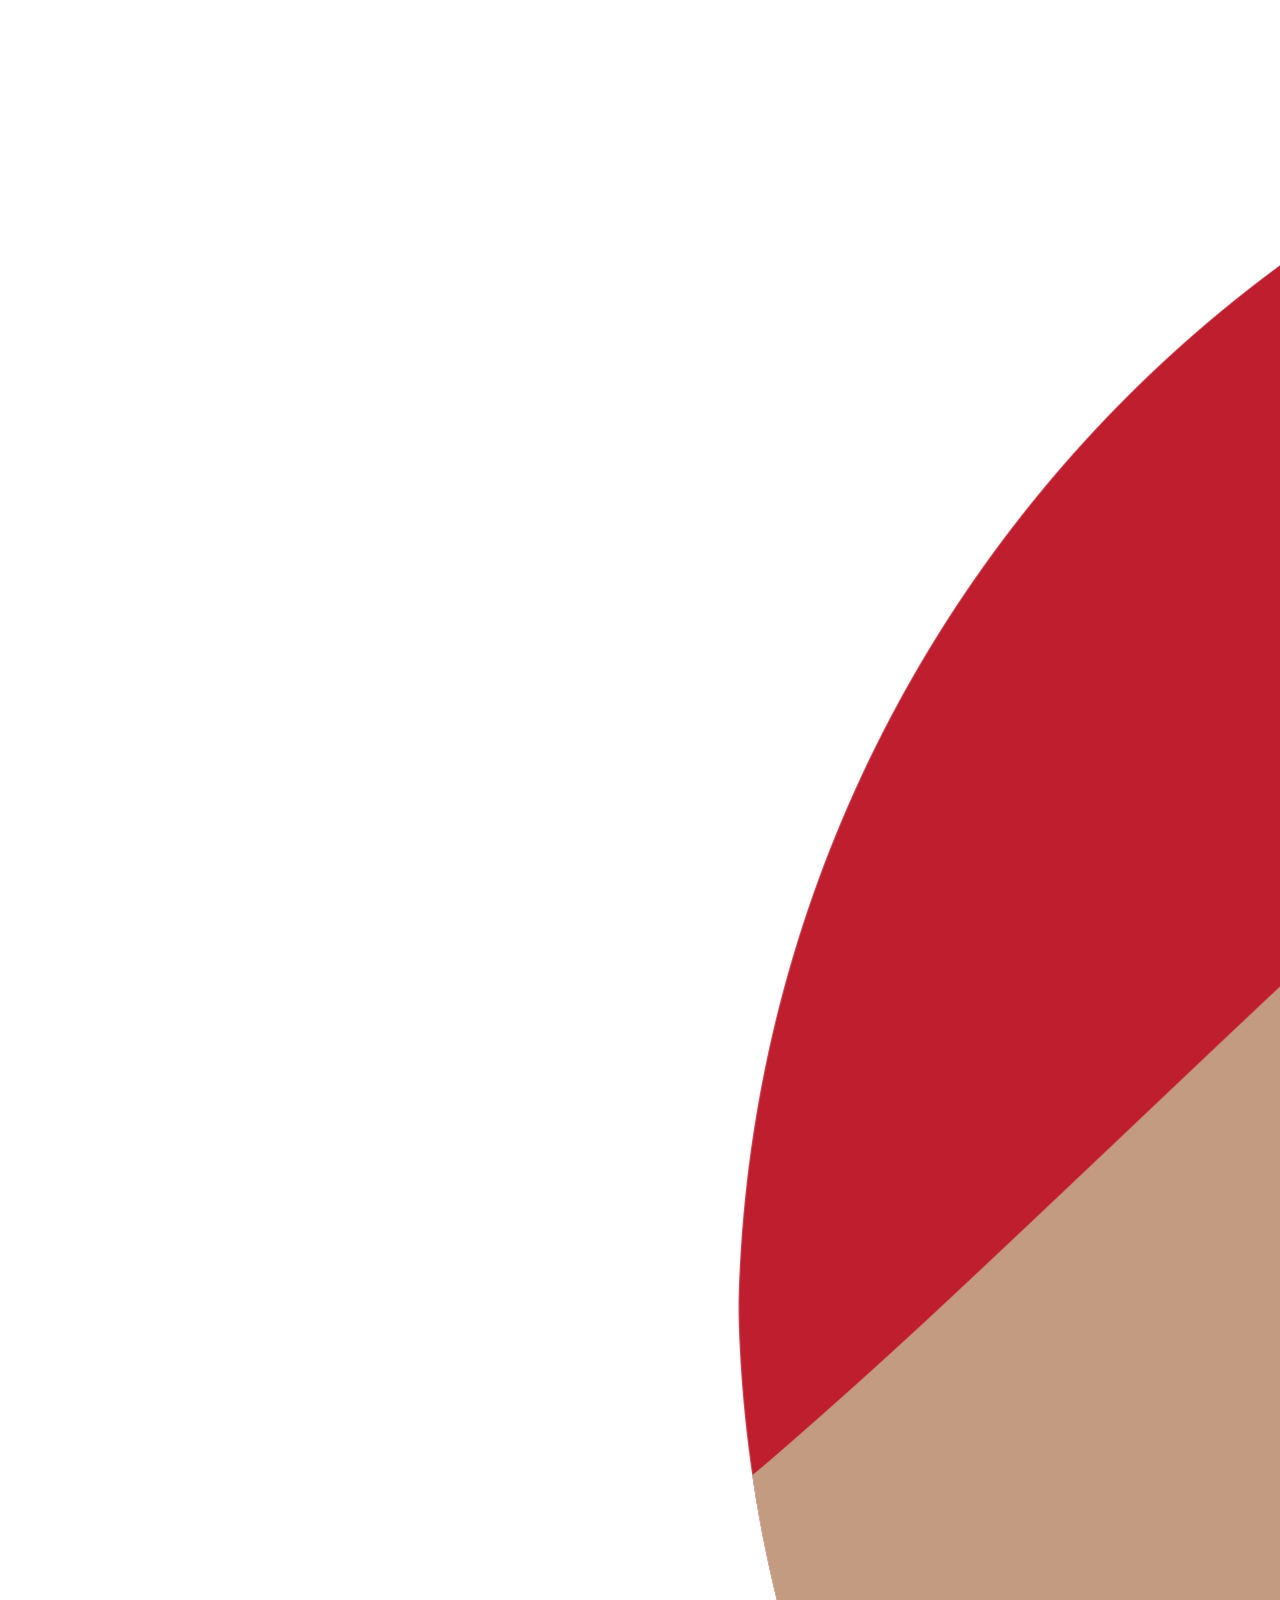
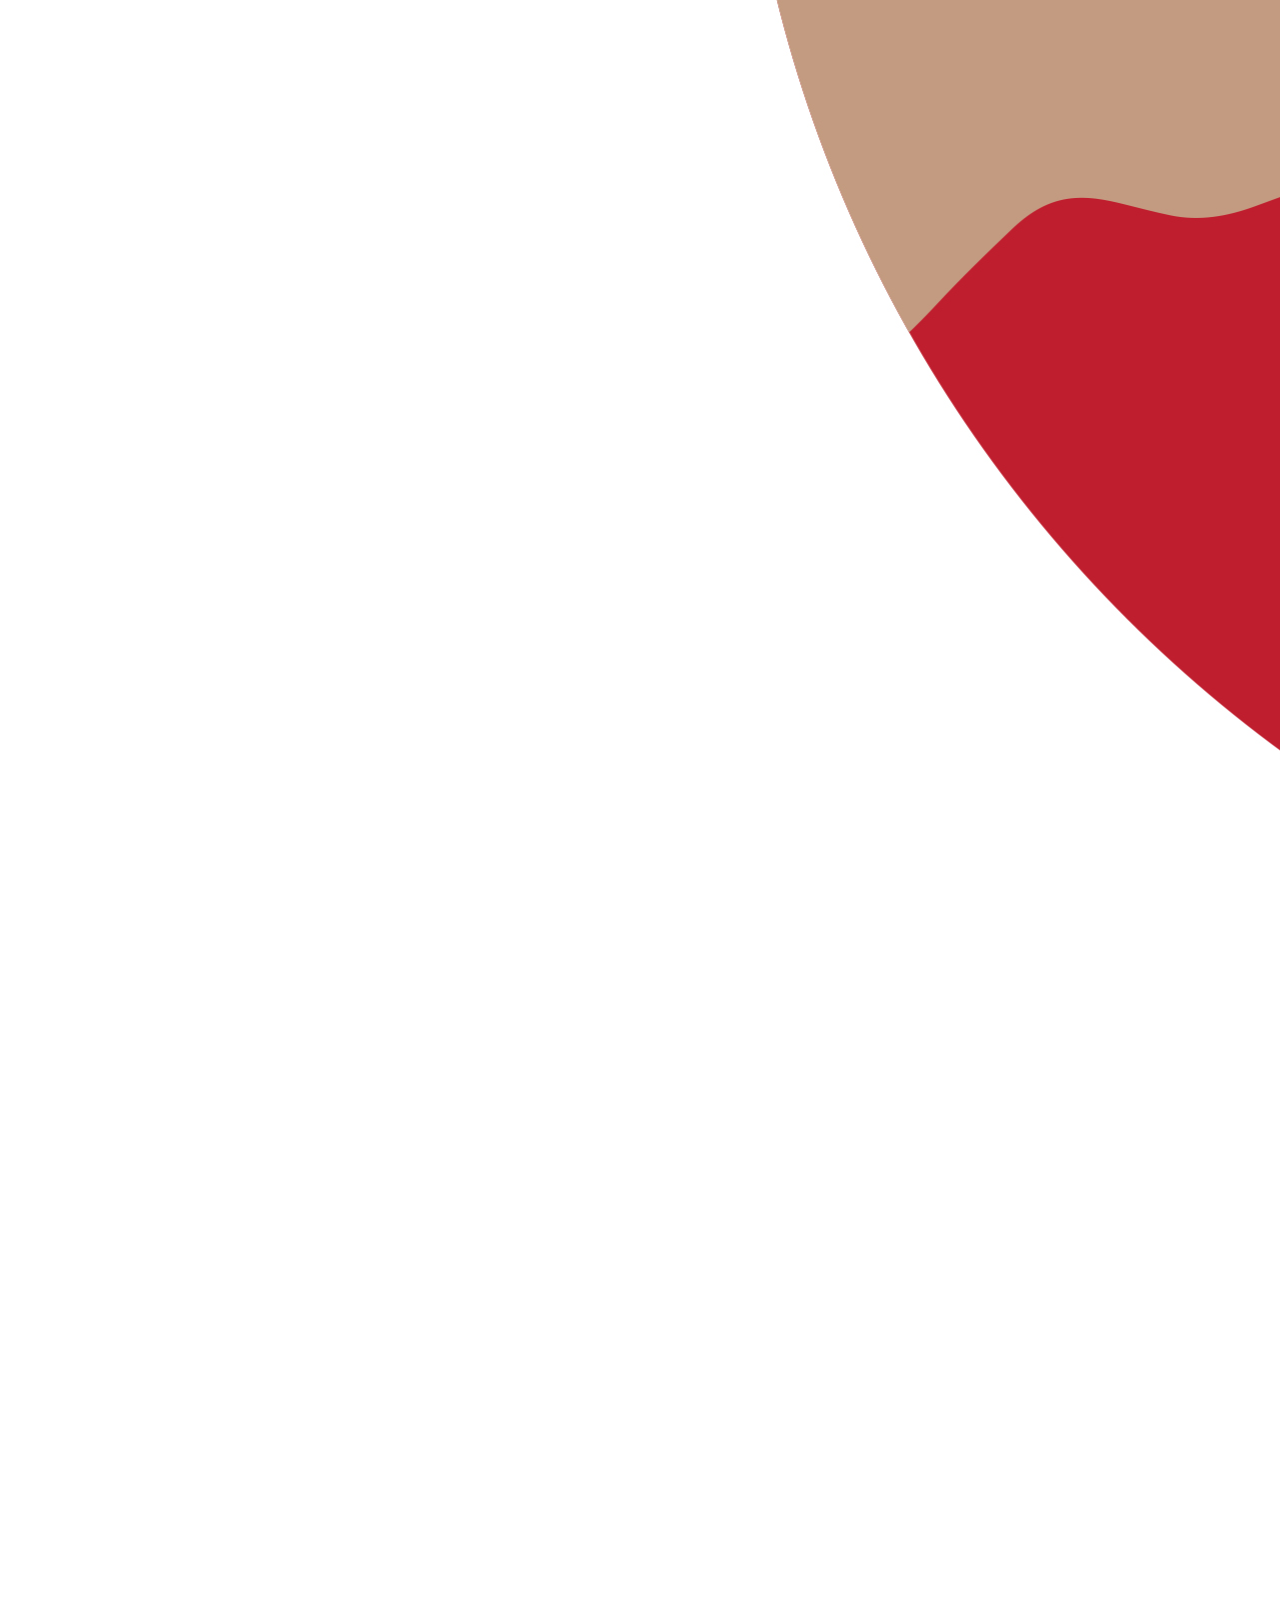
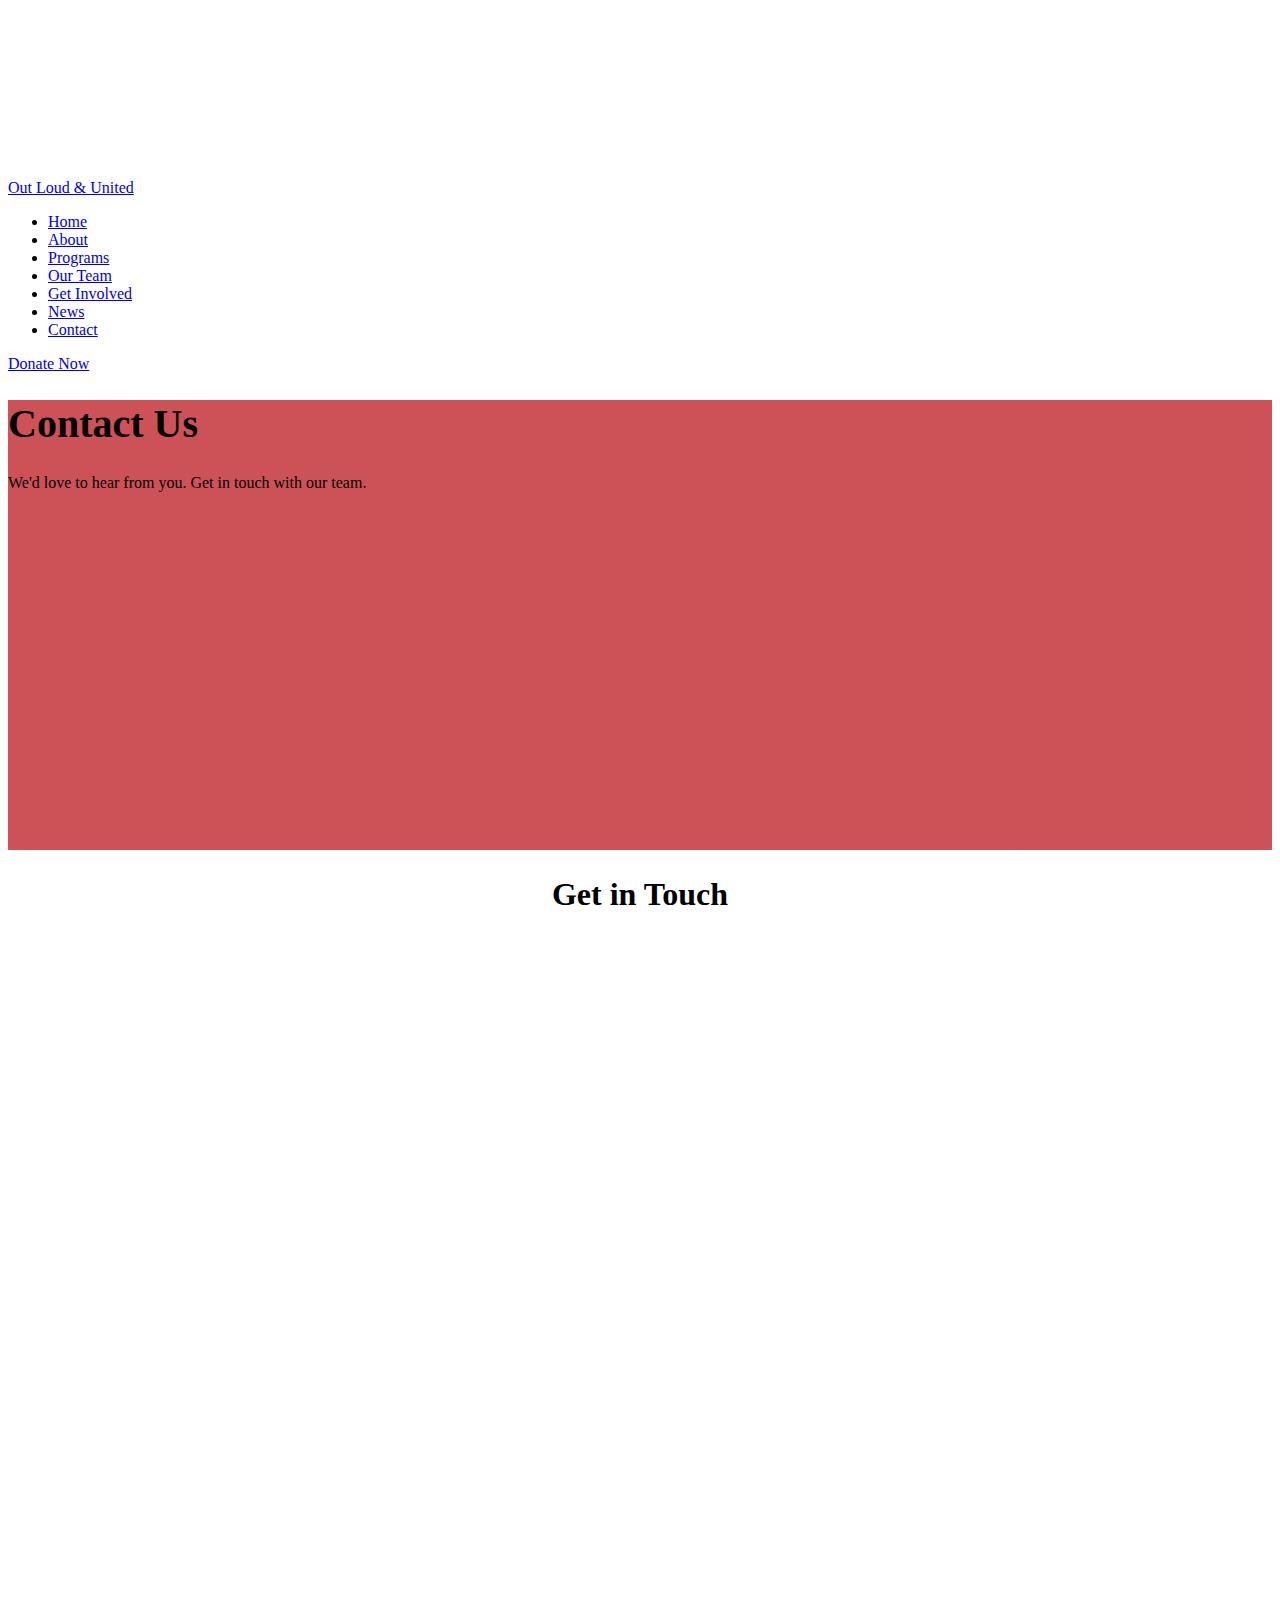
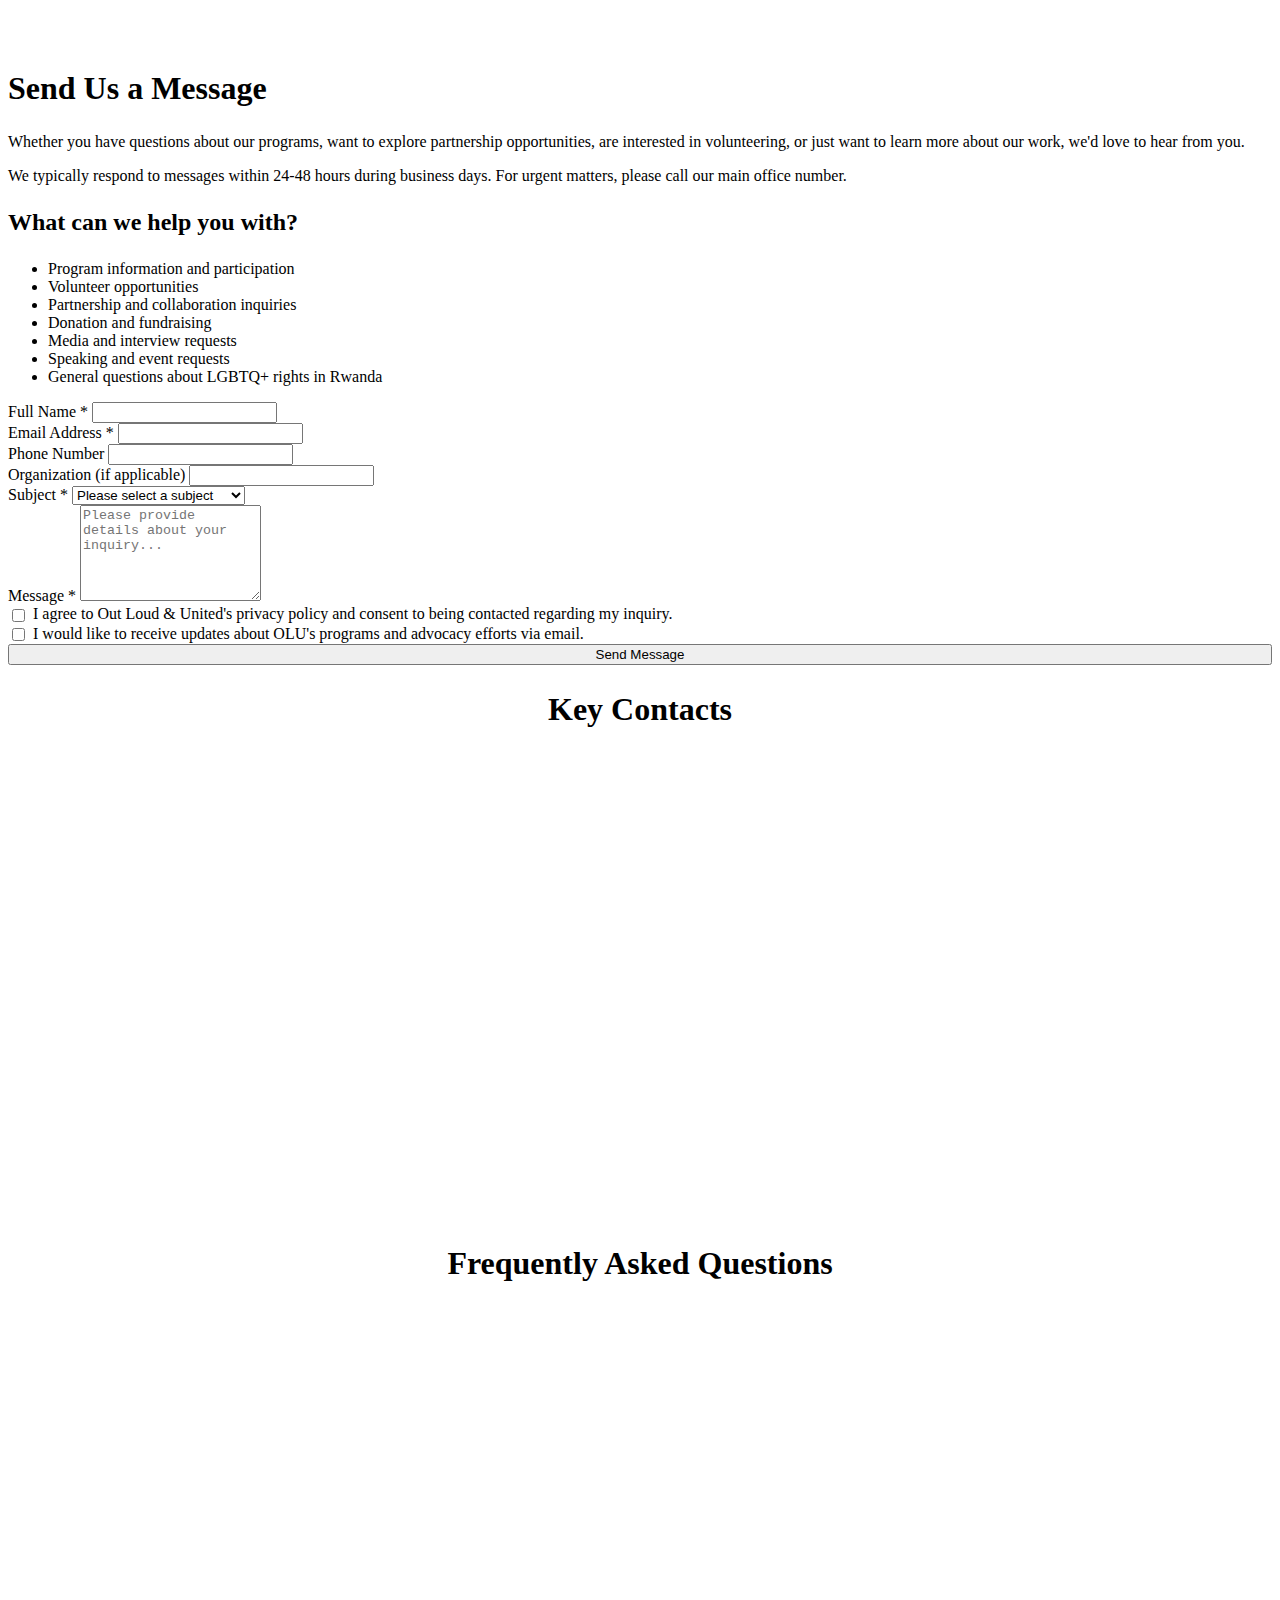
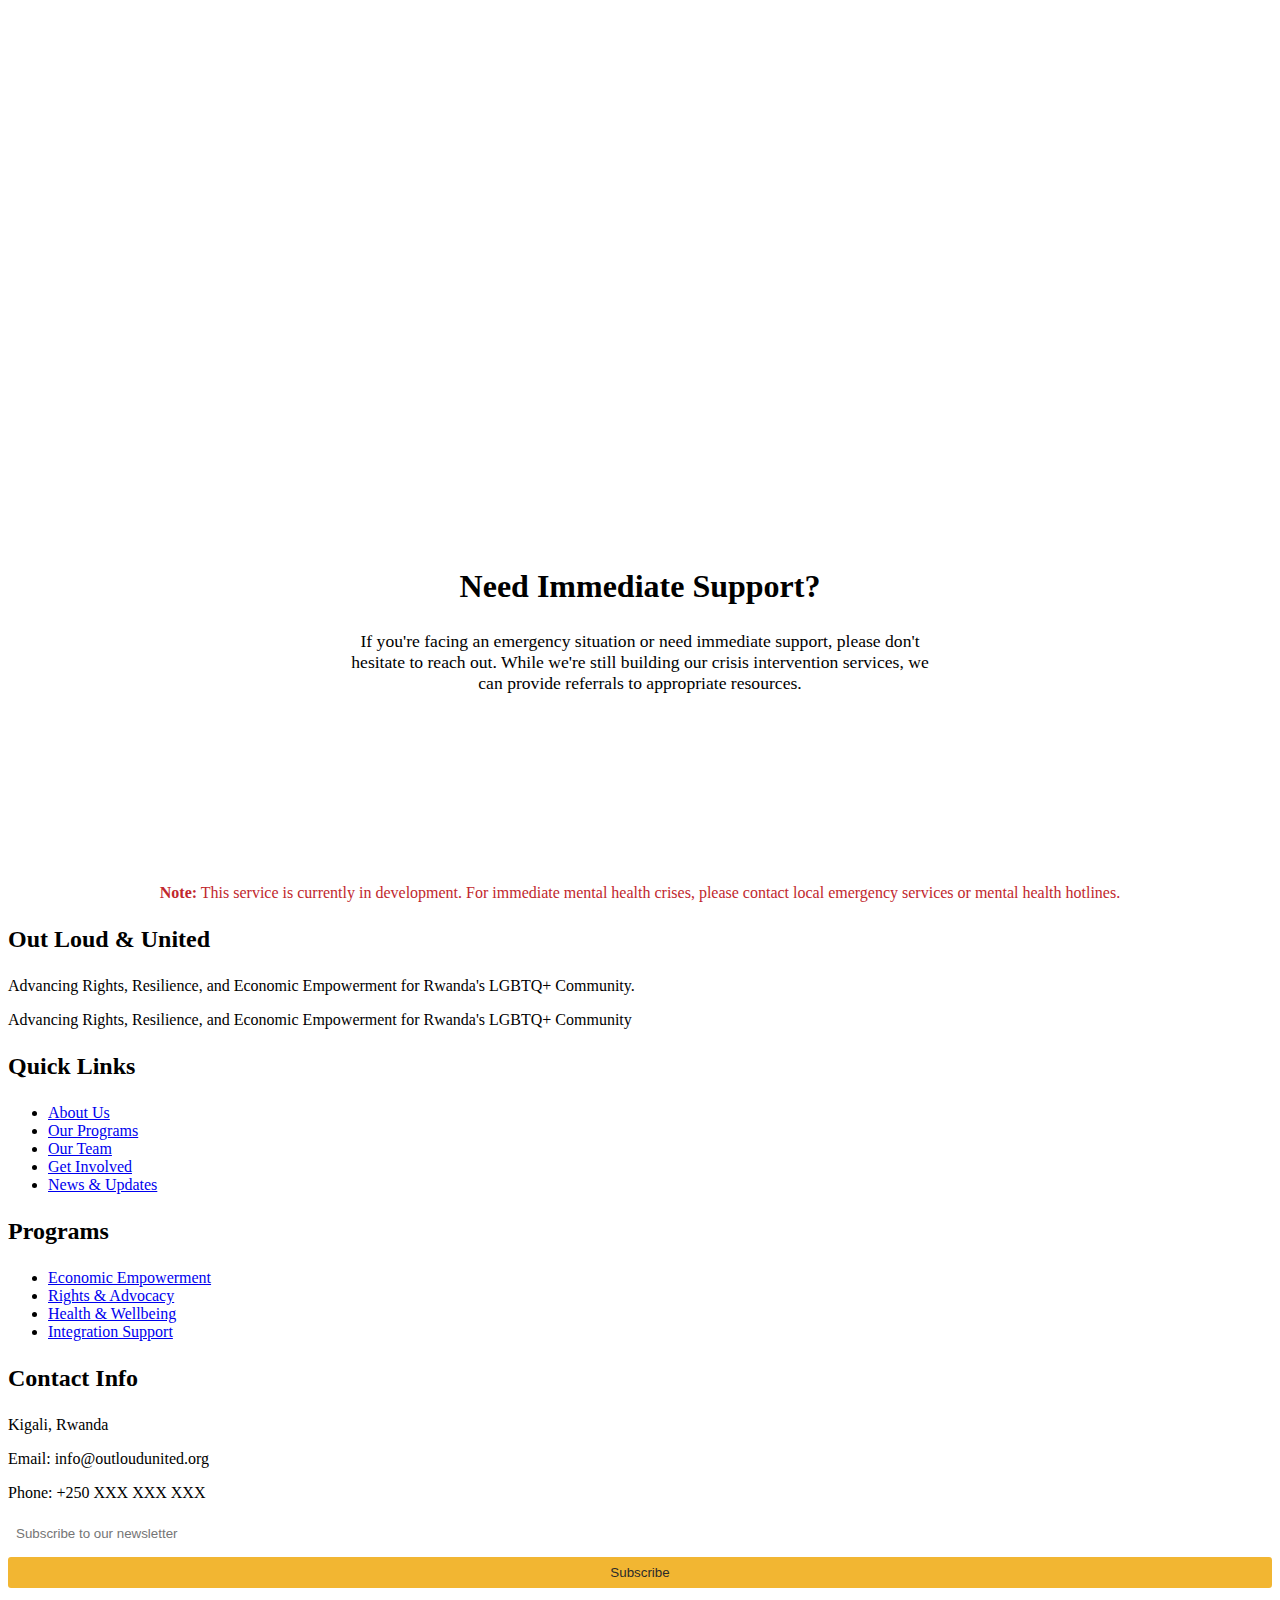
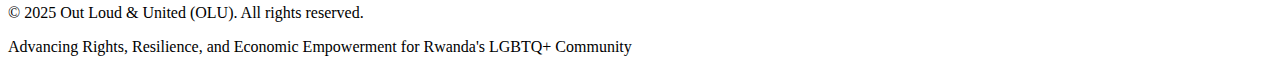
<file: contact.html>
<!DOCTYPE html>
<html lang="en">
<head>
    <meta charset="UTF-8">
    <meta name="viewport" content="width=device-width, initial-scale=1.0">
    <meta name="description" content="Contact Out Loud & United (OLU) - Get in touch with our team to learn more about our programs, partnerships, volunteer opportunities, or general inquiries.">
    <meta name="keywords" content="contact OLU, Out Loud United Rwanda contact, LGBTQ+ organization contact, get in touch">
    <title>Contact Us | Out Loud & United - Get in Touch</title>
    
    <!-- Fonts -->
    <link rel="preconnect" href="https://fonts.googleapis.com">
    <link rel="preconnect" href="https://fonts.gstatic.com" crossorigin>
    <link href="https://fonts.googleapis.com/css2?family=Montserrat:wght@400;500;600;700&family=Open+Sans:wght@400;500;600&display=swap" rel="stylesheet">
    
    <!-- Stylesheets -->
    <link rel="stylesheet" href="css/styles.css">
    
    <!-- Favicon -->
    <link rel="icon" type="image/x-icon" href="images/favicon.ico">
</head>
<body>
    <!-- Header -->
    <header class="header">
        <nav class="navbar">
            <a href="index.html" class="logo-container">
                <img src="images/LOGO OLU PNG.png" alt="Out Loud & United Logo" class="logo">
                <span class="logo-text">Out Loud & United</span>
            </a>
            
            <ul class="nav-menu">
                <li><a href="index.html" class="nav-link">Home</a></li>
                <li><a href="about.html" class="nav-link">About</a></li>
                <li><a href="programs.html" class="nav-link">Programs</a></li>
                <li><a href="team.html" class="nav-link">Our Team</a></li>
                <li><a href="get-involved.html" class="nav-link">Get Involved</a></li>
                <li><a href="news.html" class="nav-link">News</a></li>
                <li><a href="contact.html" class="nav-link">Contact</a></li>
            </ul>
            
            <a href="get-involved.html#donate" class="donate-btn">Donate Now</a>
            
            <div class="hamburger">
                <span></span>
                <span></span>
                <span></span>
            </div>
        </nav>
    </header>

    <!-- Page Header -->
    <section class="hero" style="min-height: 50vh; background: linear-gradient(rgba(193, 39, 45, 0.8), rgba(193, 39, 45, 0.8)), url('https://images.unsplash.com/photo-1423666639041-f56000c27a9a?ixlib=rb-4.0.3&auto=format&fit=crop&w=1200&q=80');">
        <div class="hero-content">
            <h1>Contact Us</h1>
            <p>We'd love to hear from you. Get in touch with our team.</p>
        </div>
    </section>

    <!-- Contact Information -->
    <section class="section">
        <div class="container">
            <h2 style="text-align: center; margin-bottom: 3rem;">Get in Touch</h2>
            <div class="grid grid-3">
                <div class="card" style="text-align: center;">
                    <div class="card-icon">📧</div>
                    <h3>Email Us</h3>
                    <p><strong>General Inquiries:</strong><br>info@outloudunited.org</p>
                    <p><strong>Media & Press:</strong><br>media@outloudunited.org</p>
                    <p><strong>Donations:</strong><br>donations@outloudunited.org</p>
                </div>
                
                <div class="card" style="text-align: center;">
                    <div class="card-icon">📞</div>
                    <h3>Call Us</h3>
                    <p><strong>Main Office:</strong><br>+250 XXX XXX XXX</p>
                    <p><strong>Executive Director:</strong><br>+250 XXX XXX XXX</p>
                    <p>Office hours: Monday - Friday<br>9:00 AM - 5:00 PM (EAT)</p>
                </div>
                
                <div class="card" style="text-align: center;">
                    <div class="card-icon">📍</div>
                    <h3>Visit Us</h3>
                    <p><strong>Address:</strong><br>Kigali, Rwanda<br>(Full address to be announced)</p>
                    <p>We're currently setting up our office space. Please contact us to schedule a meeting.</p>
                </div>
            </div>
        </div>
    </section>

    <!-- Contact Form -->
    <section class="section section-alt">
        <div class="container">
            <div class="grid grid-2">
                <div>
                    <h2>Send Us a Message</h2>
                    <p>Whether you have questions about our programs, want to explore partnership opportunities, are interested in volunteering, or just want to learn more about our work, we'd love to hear from you.</p>
                    
                    <p>We typically respond to messages within 24-48 hours during business days. For urgent matters, please call our main office number.</p>
                    
                    <h3>What can we help you with?</h3>
                    <ul>
                        <li>Program information and participation</li>
                        <li>Volunteer opportunities</li>
                        <li>Partnership and collaboration inquiries</li>
                        <li>Donation and fundraising</li>
                        <li>Media and interview requests</li>
                        <li>Speaking and event requests</li>
                        <li>General questions about LGBTQ+ rights in Rwanda</li>
                    </ul>
                </div>
                
                <div>
                    <form id="contact-form" class="contact-form">
                        <div class="form-group">
                            <label for="name" class="form-label">Full Name *</label>
                            <input type="text" id="name" name="name" class="form-input" required>
                        </div>
                        
                        <div class="form-group">
                            <label for="email" class="form-label">Email Address *</label>
                            <input type="email" id="email" name="email" class="form-input" required>
                        </div>
                        
                        <div class="form-group">
                            <label for="phone" class="form-label">Phone Number</label>
                            <input type="tel" id="phone" name="phone" class="form-input">
                        </div>
                        
                        <div class="form-group">
                            <label for="organization" class="form-label">Organization (if applicable)</label>
                            <input type="text" id="organization" name="organization" class="form-input">
                        </div>
                        
                        <div class="form-group">
                            <label for="subject" class="form-label">Subject *</label>
                            <select id="subject" name="subject" class="form-input" required>
                                <option value="">Please select a subject</option>
                                <option value="general">General Inquiry</option>
                                <option value="programs">Program Information</option>
                                <option value="volunteer">Volunteer Opportunities</option>
                                <option value="partnership">Partnership/Collaboration</option>
                                <option value="donation">Donation/Fundraising</option>
                                <option value="media">Media/Press Inquiry</option>
                                <option value="speaking">Speaking/Event Request</option>
                                <option value="other">Other</option>
                            </select>
                        </div>
                        
                        <div class="form-group">
                            <label for="message" class="form-label">Message *</label>
                            <textarea id="message" name="message" class="form-textarea" rows="6" required placeholder="Please provide details about your inquiry..."></textarea>
                        </div>
                        
                        <div class="form-group">
                            <label style="display: flex; align-items: flex-start;">
                                <input type="checkbox" style="margin-right: 0.5rem; margin-top: 0.2rem;" required>
                                <span>I agree to Out Loud & United's privacy policy and consent to being contacted regarding my inquiry.</span>
                            </label>
                        </div>
                        
                        <div class="form-group">
                            <label style="display: flex; align-items: flex-start;">
                                <input type="checkbox" style="margin-right: 0.5rem; margin-top: 0.2rem;" name="newsletter">
                                <span>I would like to receive updates about OLU's programs and advocacy efforts via email.</span>
                            </label>
                        </div>
                        
                        <button type="submit" class="btn btn-primary" style="width: 100%;">Send Message</button>
                    </form>
                </div>
            </div>
        </div>
    </section>

    <!-- Key Contacts -->
    <section class="section">
        <div class="container">
            <h2 style="text-align: center; margin-bottom: 3rem;">Key Contacts</h2>
            <div class="grid grid-2">
                <div class="team-member">
                    <div class="team-photo">CR</div>
                    <h3 class="team-name">Christian Rutabayiro</h3>
                    <p class="team-title">Executive Director</p>
                    <p>For general inquiries, program information, partnership opportunities, and strategic matters.</p>
                    <p><strong>Email:</strong> christian@outloudunited.org</p>
                    <p><strong>Direct Phone:</strong> +250 XXX XXX XXX</p>
                </div>
                
                <div class="team-member">
                    <div class="team-photo">HD</div>
                    <h3 class="team-name">Hitimana David</h3>
                    <p class="team-title">Communications Officer</p>
                    <p>For media inquiries, interview requests, press information, and communication matters.</p>
                    <p><strong>Email:</strong> media@outloudunited.org</p>
                    <p><strong>Direct Phone:</strong> +250 XXX XXX XXX</p>
                </div>
            </div>
        </div>
    </section>

    <!-- FAQ -->
    <section class="section section-alt">
        <div class="container">
            <h2 style="text-align: center; margin-bottom: 3rem;">Frequently Asked Questions</h2>
            <div class="grid grid-2">
                <div class="card">
                    <h4>How can I get involved with OLU?</h4>
                    <p>There are many ways to get involved! You can volunteer, donate, become a partner, or simply spread awareness about our work. Visit our <a href="get-involved.html" style="color: #C1272D;">Get Involved</a> page for detailed information about opportunities.</p>
                </div>
                
                <div class="card">
                    <h4>Do you provide direct services to individuals?</h4>
                    <p>We're in the process of launching our programs, which will include direct services in economic empowerment, health support, and advocacy assistance. Contact us to learn about current available resources.</p>
                </div>
                
                <div class="card">
                    <h4>Are you looking for organizational partnerships?</h4>
                    <p>Yes! We actively seek partnerships with organizations, businesses, government agencies, and international groups that share our commitment to human rights and social justice. <a href="#contact-form" style="color: #C1272D;">Contact us</a> to explore collaboration opportunities.</p>
                </div>
                
                <div class="card">
                    <h4>How can media outlets work with you?</h4>
                    <p>We welcome media engagement and are available for interviews, statements, and background information on LGBTQ+ issues in Rwanda. Please contact our Communications Officer at media@outloudunited.org.</p>
                </div>
                
                <div class="card">
                    <h4>Do you accept international donations?</h4>
                    <p>Yes, we accept donations from individuals and organizations internationally. We have several secure donation methods available. Visit our <a href="get-involved.html#donate" style="color: #C1272D;">donation page</a> for more information.</p>
                </div>
                
                <div class="card">
                    <h4>How do I stay updated on your work?</h4>
                    <p>Subscribe to our newsletter, follow our social media accounts, and visit our <a href="news.html" style="color: #C1272D;">news page</a> regularly for updates on our programs, advocacy efforts, and community events.</p>
                </div>
            </div>
        </div>
    </section>

    <!-- Privacy & Confidentiality -->
    <section class="section">
        <div class="container">
            <div class="card" style="max-width: 800px; margin: 0 auto;">
                <h2 style="text-align: center; margin-bottom: 2rem;">Privacy & Confidentiality</h2>
                <p>We understand that privacy and confidentiality are particularly important for LGBTQ+ individuals and organizations. When you contact us:</p>
                
                <ul style="margin: 1rem 0;">
                    <li>All communications are treated with the highest level of confidentiality</li>
                    <li>Personal information is never shared without explicit consent</li>
                    <li>We use secure systems to protect your data</li>
                    <li>You can choose to remain anonymous in your initial contact</li>
                    <li>We respect the privacy needs of community members and allies</li>
                </ul>
                
                <p>If you have specific privacy concerns or need to communicate sensitive information, please mention this in your message, and we'll ensure appropriate confidentiality measures are in place.</p>
            </div>
        </div>
    </section>

    <!-- Emergency Support -->
    <section class="section section-alt">
        <div class="container" style="text-align: center;">
            <h2>Need Immediate Support?</h2>
            <p style="font-size: 1.1rem; margin-bottom: 2rem; max-width: 600px; margin-left: auto; margin-right: auto;">
                If you're facing an emergency situation or need immediate support, please don't hesitate to reach out. While we're still building our crisis intervention services, we can provide referrals to appropriate resources.
            </p>
            
            <div class="card" style="max-width: 500px; margin: 0 auto;">
                <h4>Emergency Contact</h4>
                <p><strong>Crisis Support Line:</strong> +250 XXX XXX XXX</p>
                <p><strong>Emergency Email:</strong> emergency@outloudunited.org</p>
                <p style="color: #007F8C; margin-top: 1rem;">Available 24/7 for crisis situations</p>
            </div>
            
            <p style="margin-top: 2rem; color: #C1272D;">
                <strong>Note:</strong> This service is currently in development. For immediate mental health crises, please contact local emergency services or mental health hotlines.
            </p>
        </div>
    </section>

    <!-- Footer -->
    <footer class="footer">
        <div class="container">
            <div class="footer-content">
                <div>
                    <h3>Out Loud & United</h3>
                    <p>Advancing Rights, Resilience, and Economic Empowerment for Rwanda's LGBTQ+ Community.</p>
                    <p class="tagline">Advancing Rights, Resilience, and Economic Empowerment for Rwanda's LGBTQ+ Community</p>
                </div>
                
                <div>
                    <h3>Quick Links</h3>
                    <ul class="footer-links">
                        <li><a href="about.html">About Us</a></li>
                        <li><a href="programs.html">Our Programs</a></li>
                        <li><a href="team.html">Our Team</a></li>
                        <li><a href="get-involved.html">Get Involved</a></li>
                        <li><a href="news.html">News & Updates</a></li>
                    </ul>
                </div>
                
                <div>
                    <h3>Programs</h3>
                    <ul class="footer-links">
                        <li><a href="programs.html#economic">Economic Empowerment</a></li>
                        <li><a href="programs.html#rights">Rights & Advocacy</a></li>
                        <li><a href="programs.html#health">Health & Wellbeing</a></li>
                        <li><a href="programs.html#integration">Integration Support</a></li>
                    </ul>
                </div>
                
                <div>
                    <h3>Contact Info</h3>
                    <p>Kigali, Rwanda</p>
                    <p>Email: info@outloudunited.org</p>
                    <p>Phone: +250 XXX XXX XXX</p>
                    
                    <!-- Newsletter Signup -->
                    <form id="newsletter-form" style="margin-top: 1rem;">
                        <input type="email" placeholder="Subscribe to our newsletter" style="width: 100%; padding: 0.5rem; margin-bottom: 0.5rem; border: none; border-radius: 3px;">
                        <button type="submit" style="width: 100%; padding: 0.5rem; background: #F2B632; color: #2B2B2B; border: none; border-radius: 3px; cursor: pointer;">Subscribe</button>
                    </form>
                </div>
            </div>
            
            <div class="footer-bottom">
                <p>&copy; 2025 Out Loud & United (OLU). All rights reserved.</p>
                <p class="tagline">Advancing Rights, Resilience, and Economic Empowerment for Rwanda's LGBTQ+ Community</p>
            </div>
        </div>
    </footer>

    <!-- Scripts -->
    <script src="js/script.js"></script>
</body>
</html>
</file>
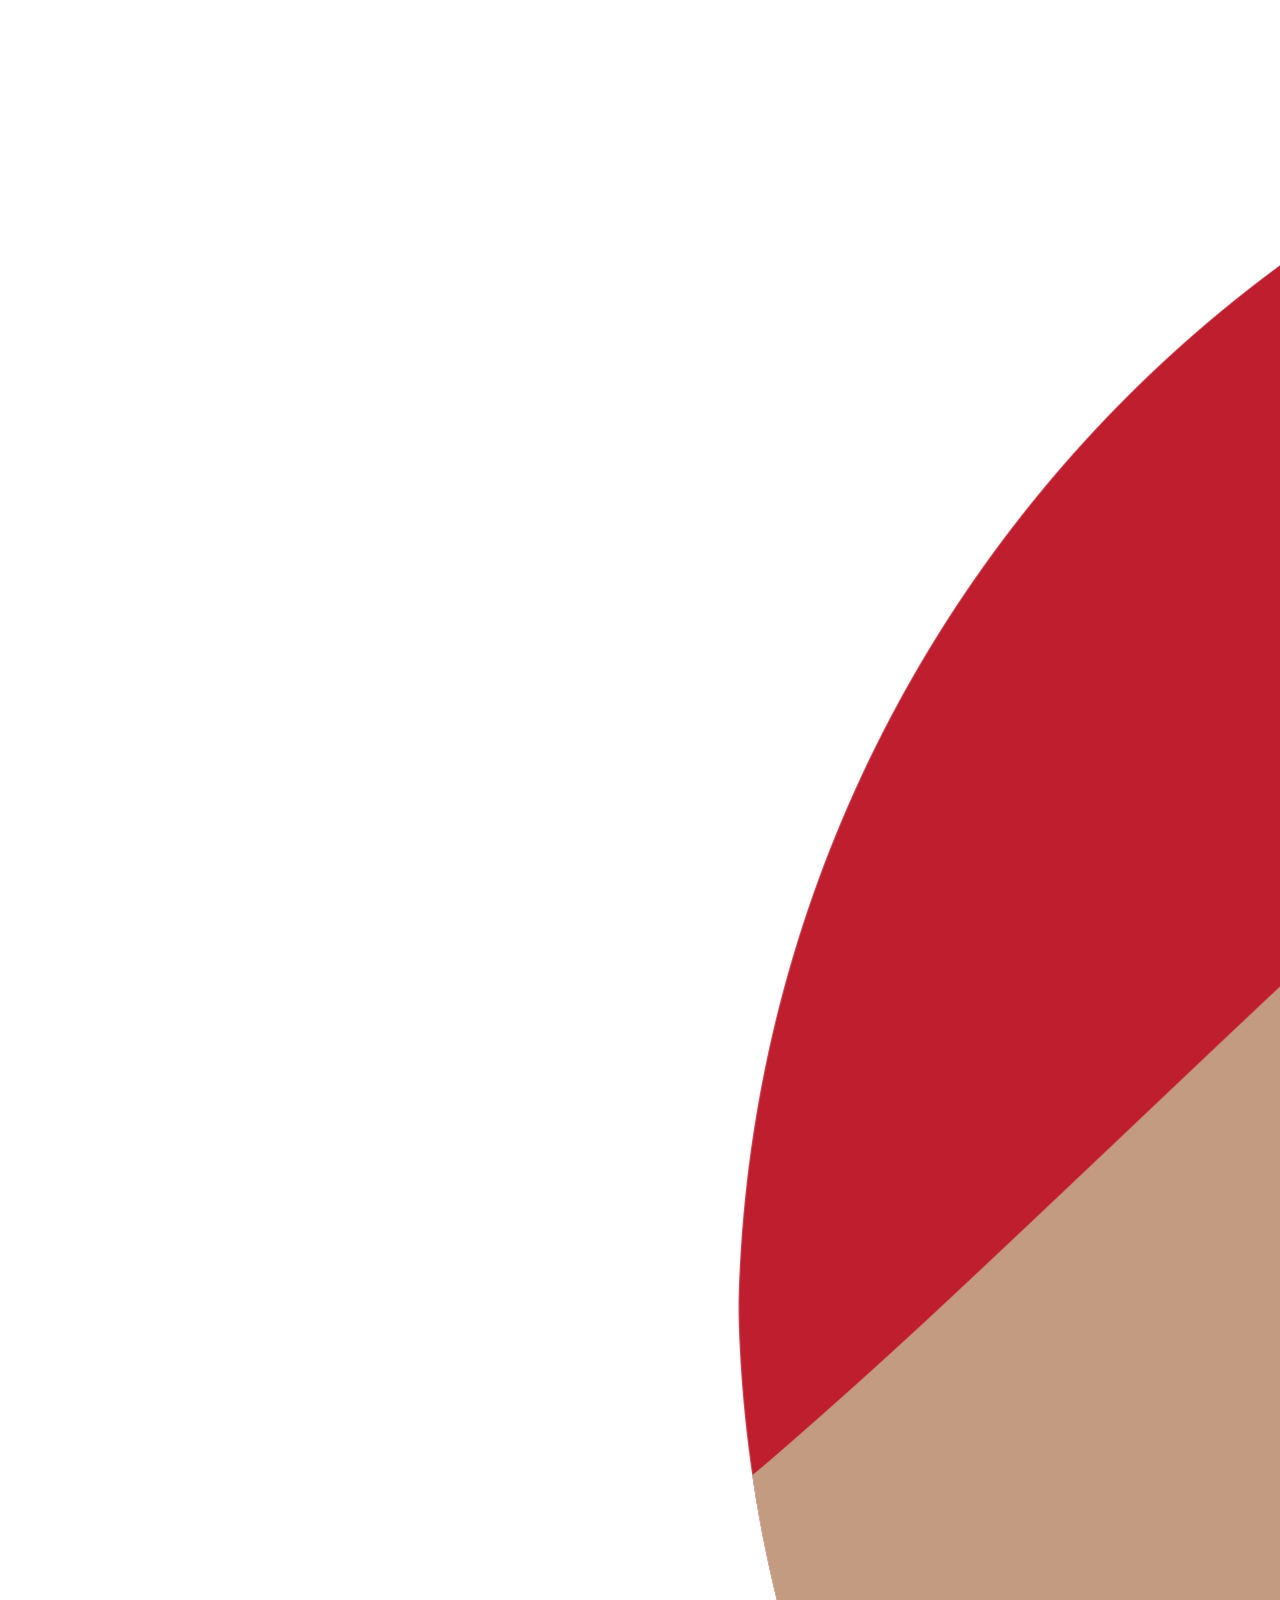
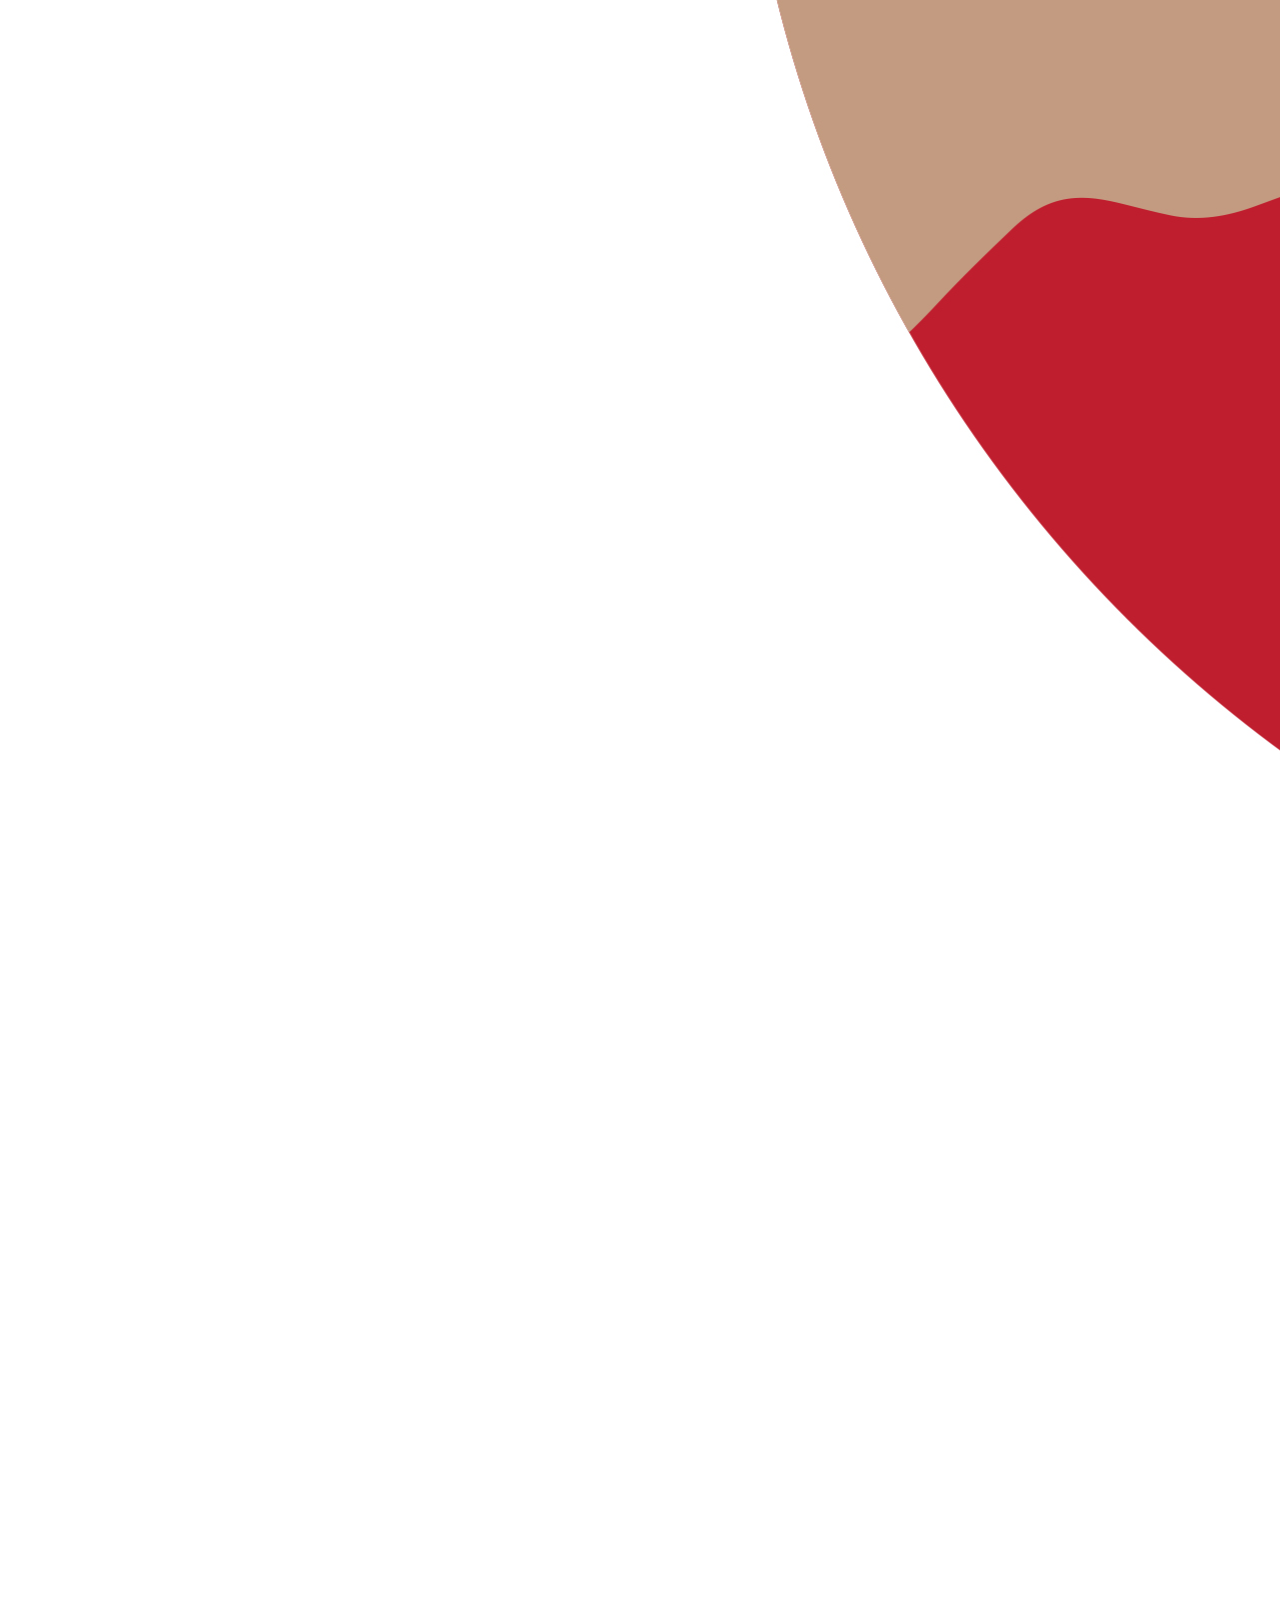
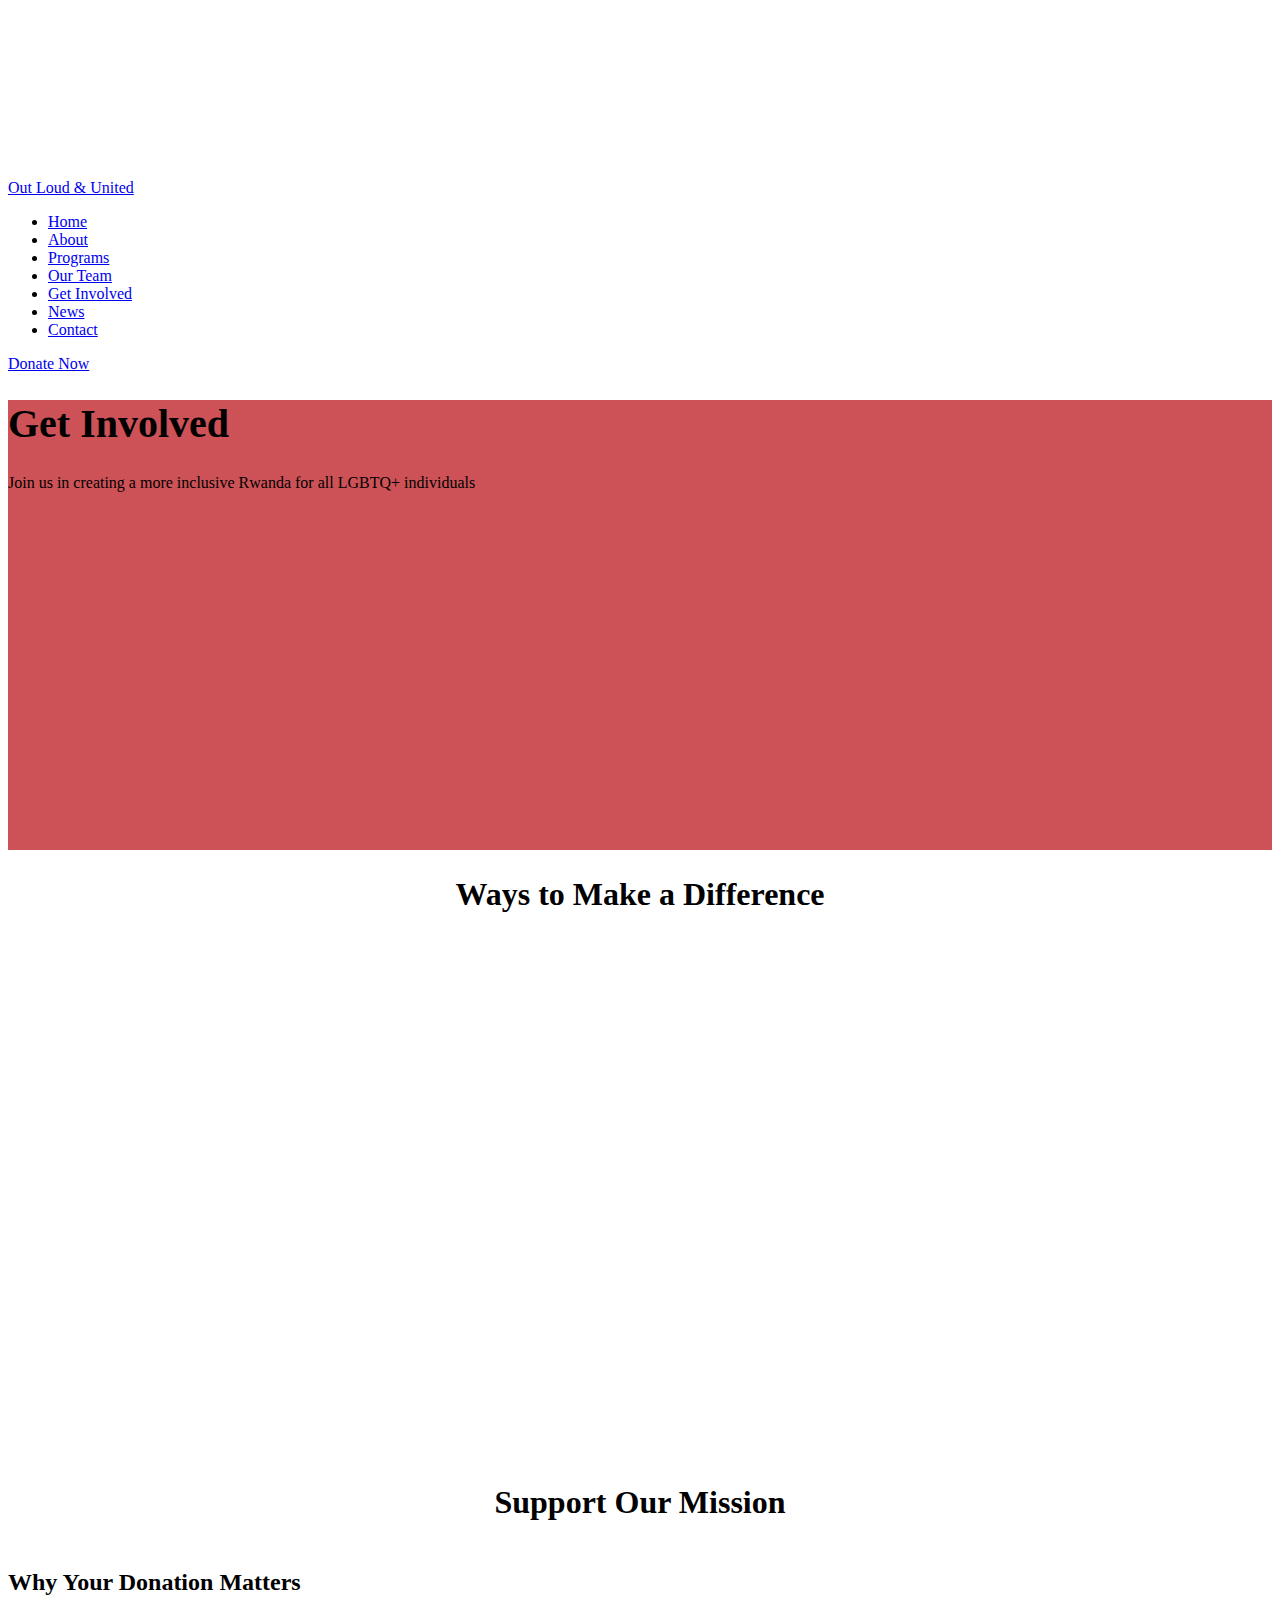
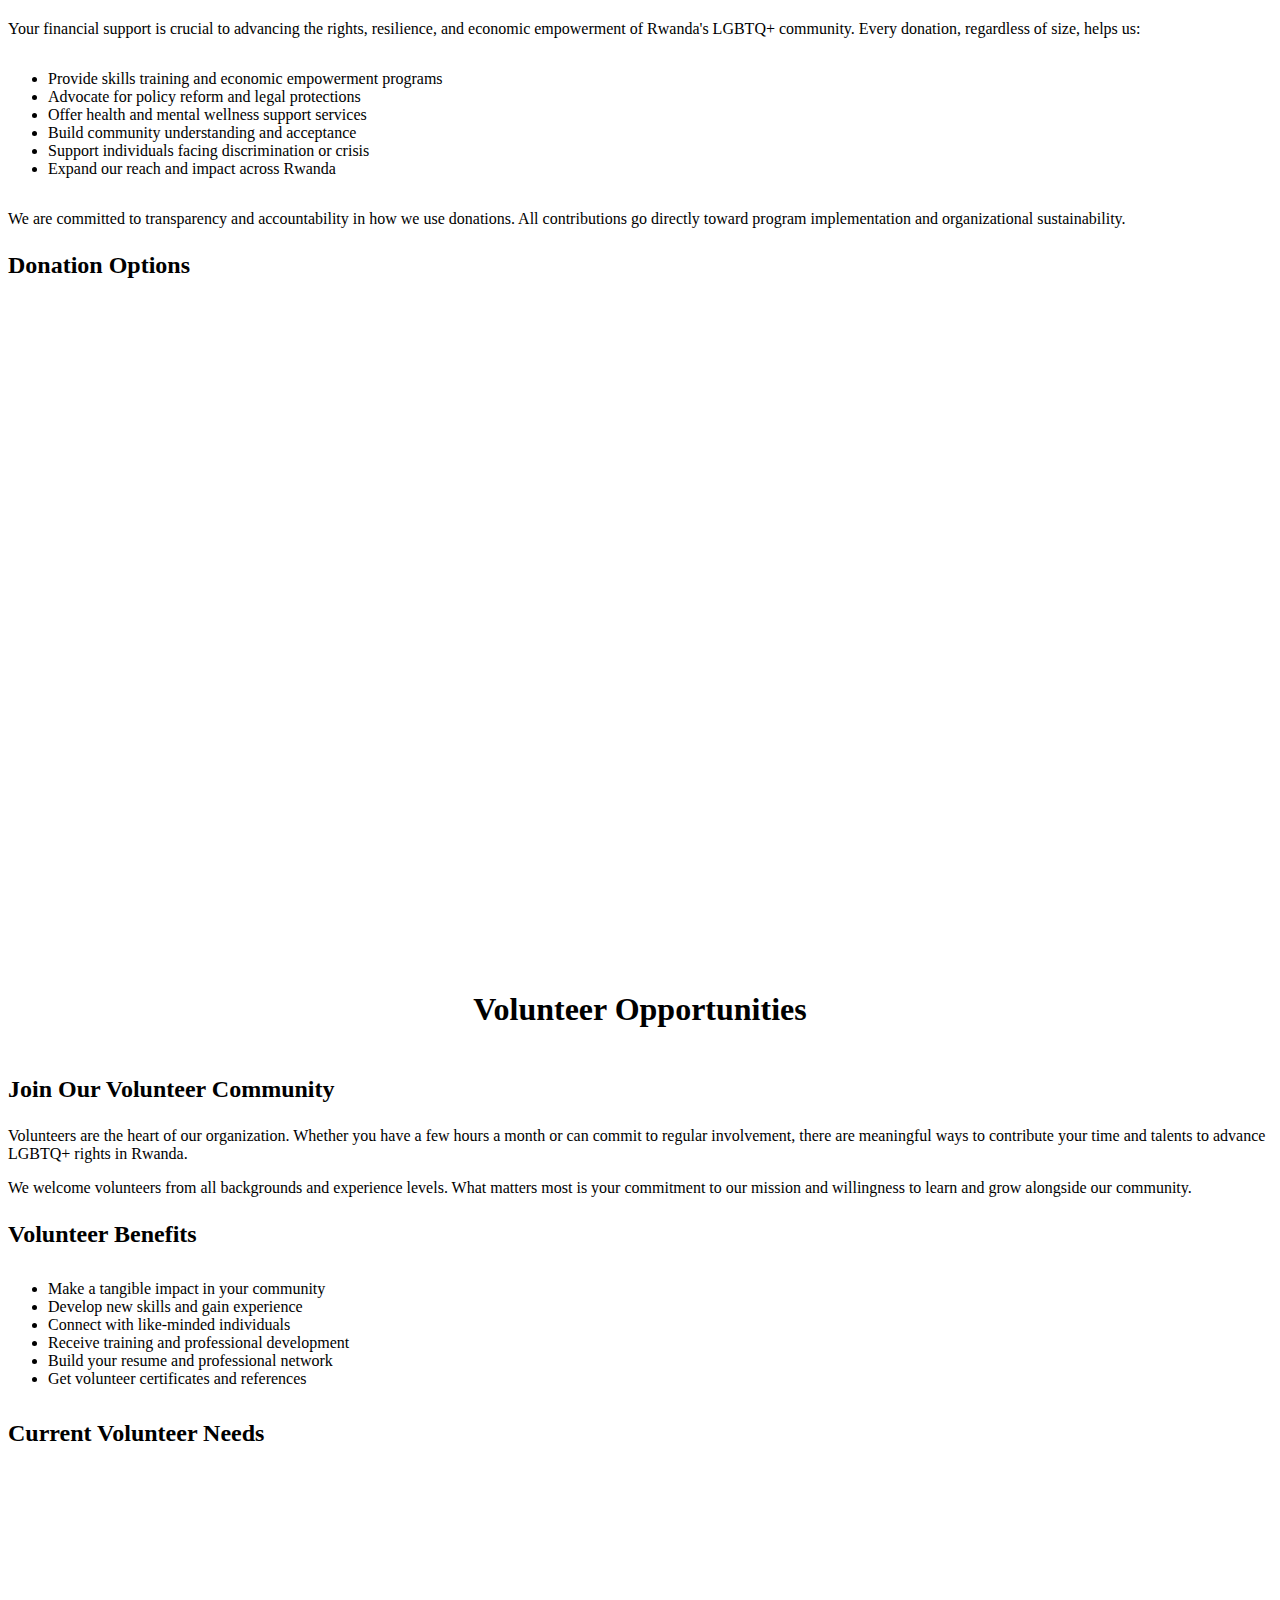
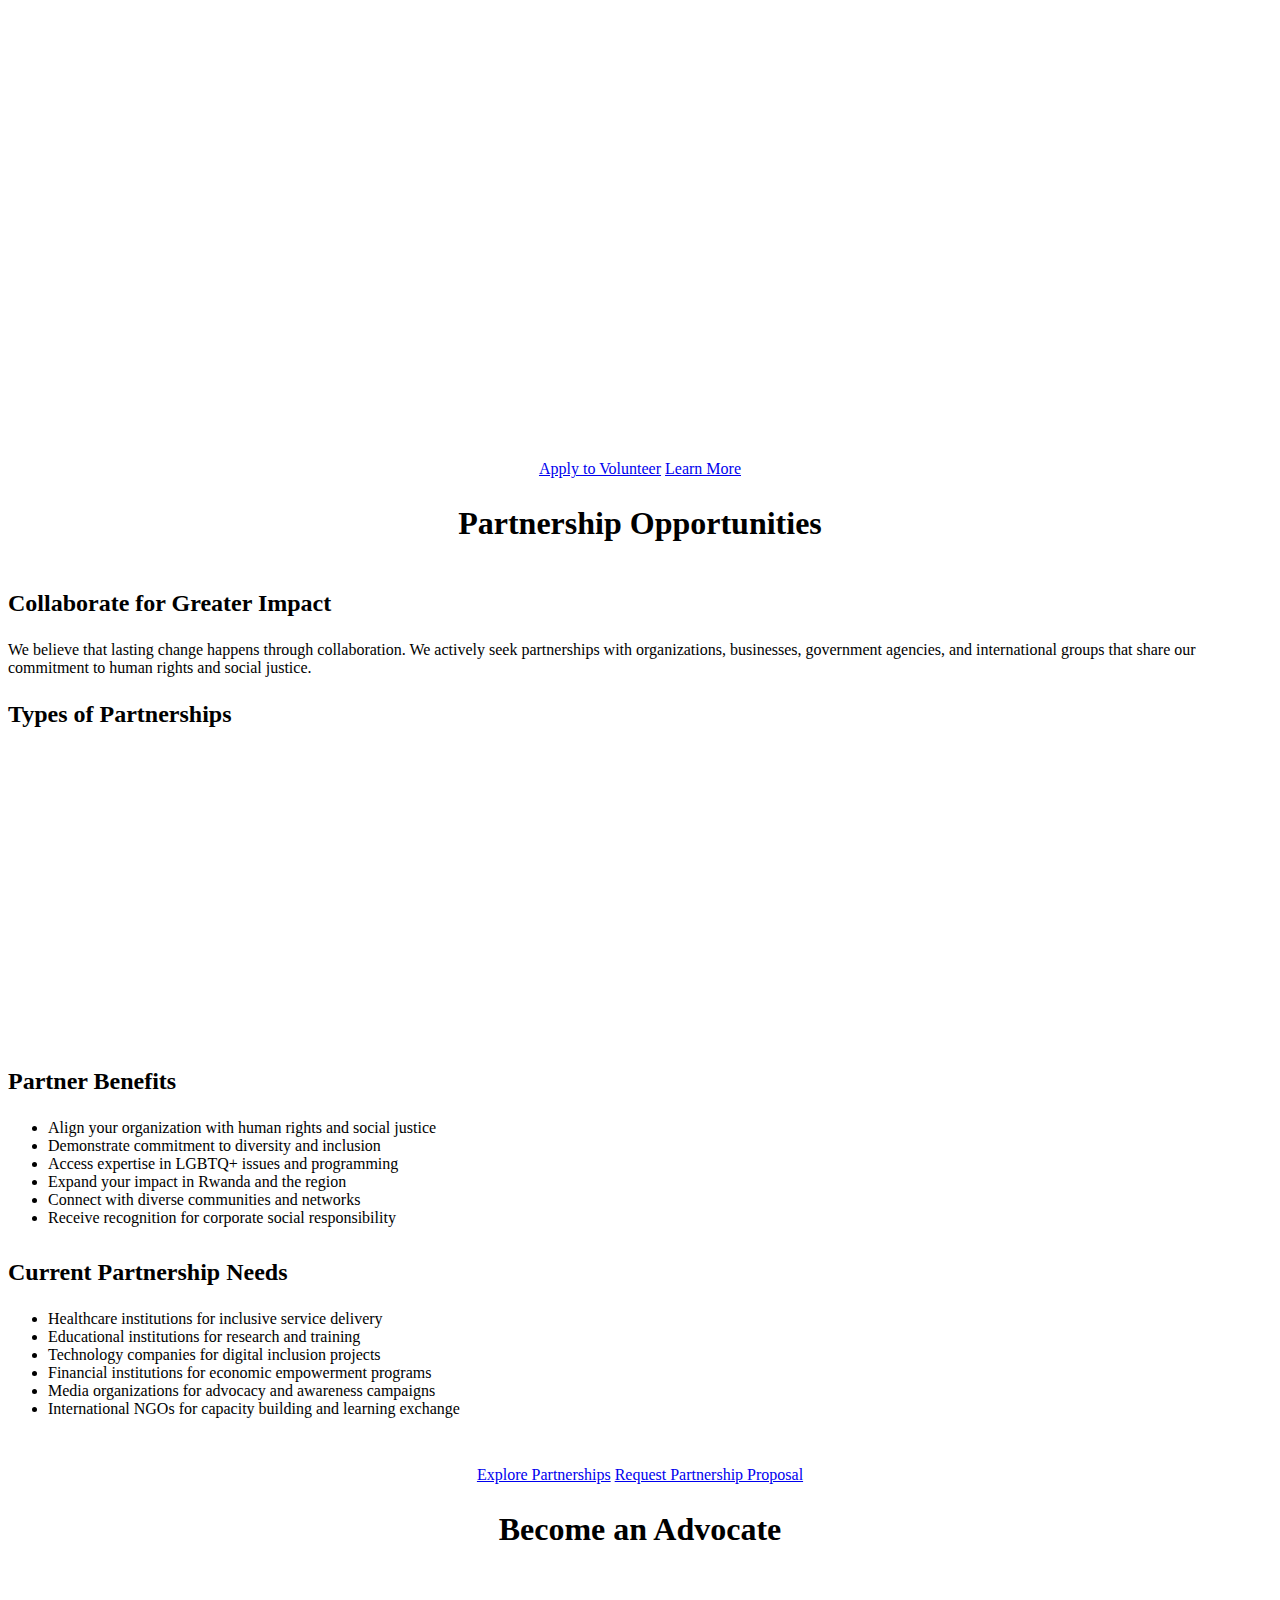
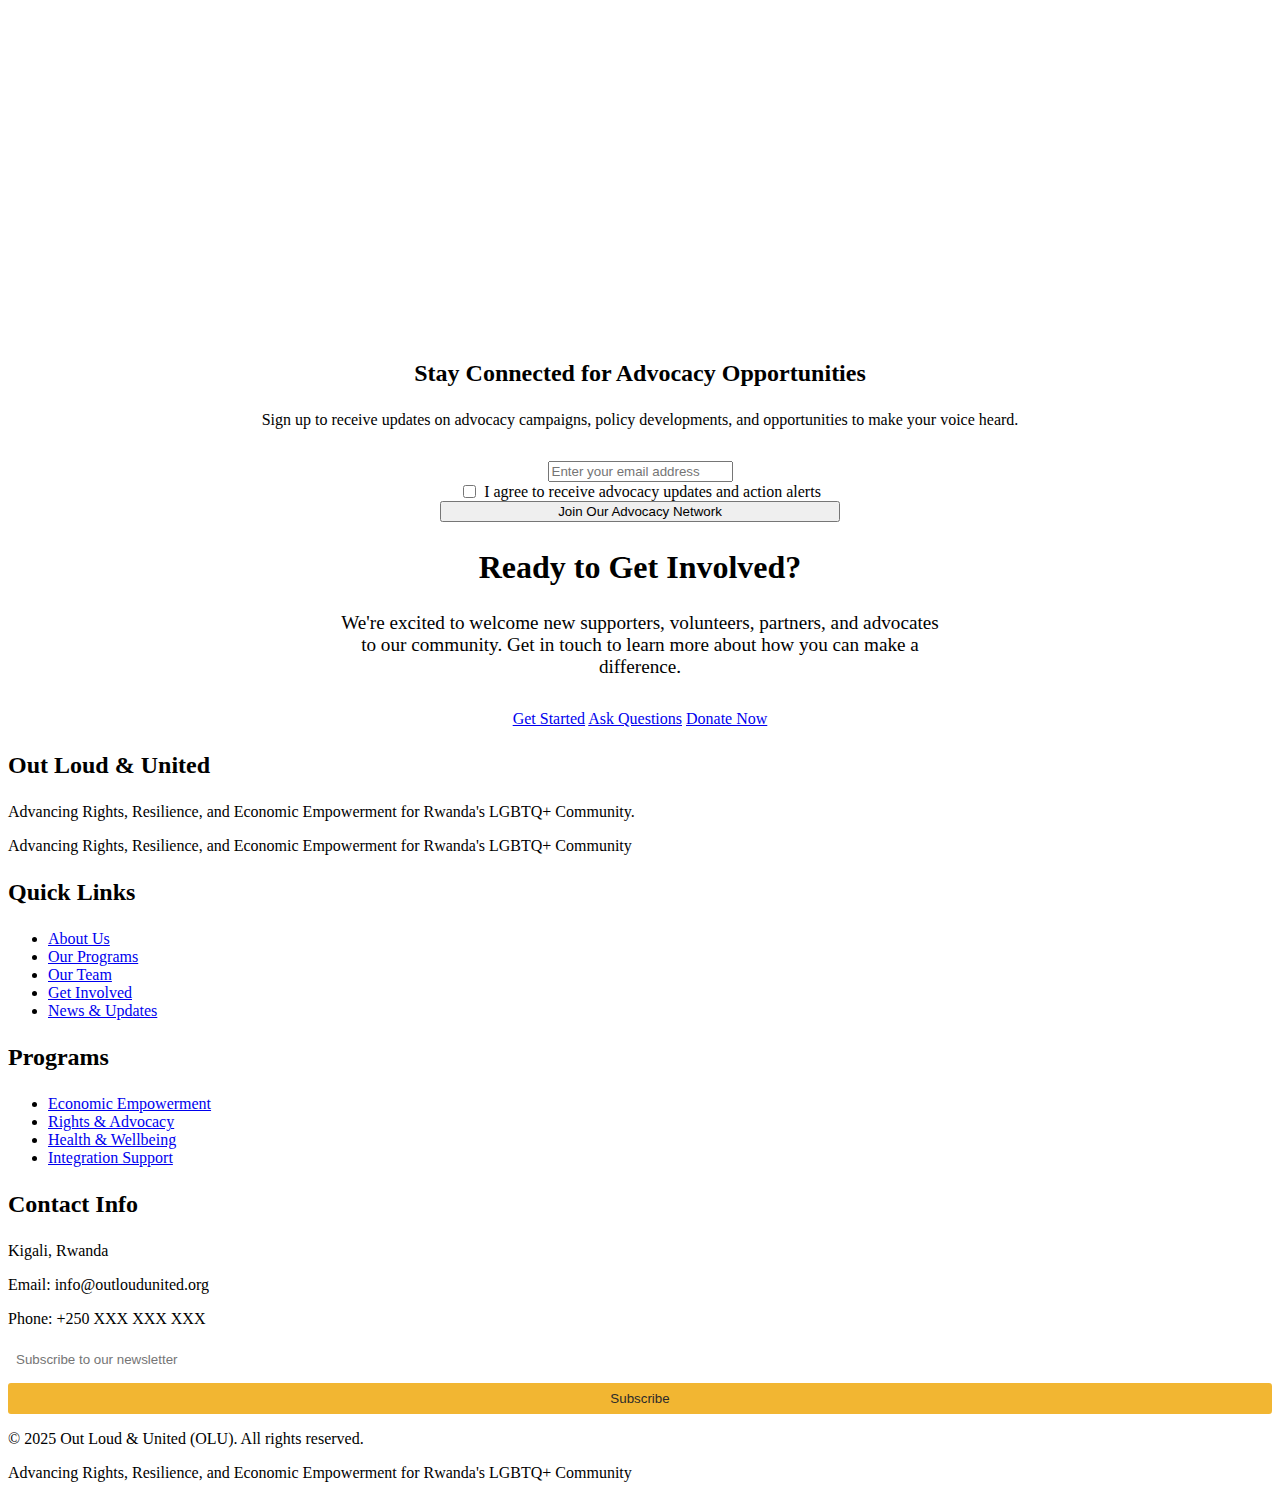
<file: get-involved.html>
<!DOCTYPE html>
<html lang="en">
<head>
    <meta charset="UTF-8">
    <meta name="viewport" content="width=device-width, initial-scale=1.0">
    <meta name="description" content="Join Out Loud & United in advancing LGBTQ+ rights in Rwanda. Donate, volunteer, partner, or support our mission in meaningful ways.">
    <meta name="keywords" content="support OLU, donate LGBTQ+ Rwanda, volunteer opportunities, partnerships, get involved">
    <title>Get Involved | Out Loud & United - Make a Difference</title>
    
    <!-- Fonts -->
    <link rel="preconnect" href="https://fonts.googleapis.com">
    <link rel="preconnect" href="https://fonts.gstatic.com" crossorigin>
    <link href="https://fonts.googleapis.com/css2?family=Montserrat:wght@400;500;600;700&family=Open+Sans:wght@400;500;600&display=swap" rel="stylesheet">
    
    <!-- Stylesheets -->
    <link rel="stylesheet" href="css/styles.css">
    
    <!-- Favicon -->
    <link rel="icon" type="image/x-icon" href="images/favicon.ico">
</head>
<body>
    <!-- Header -->
    <header class="header">
        <nav class="navbar">
            <a href="index.html" class="logo-container">
                <img src="images/LOGO OLU PNG.png" alt="Out Loud & United Logo" class="logo">
                <span class="logo-text">Out Loud & United</span>
            </a>
            
            <ul class="nav-menu">
                <li><a href="index.html" class="nav-link">Home</a></li>
                <li><a href="about.html" class="nav-link">About</a></li>
                <li><a href="programs.html" class="nav-link">Programs</a></li>
                <li><a href="team.html" class="nav-link">Our Team</a></li>
                <li><a href="get-involved.html" class="nav-link">Get Involved</a></li>
                <li><a href="news.html" class="nav-link">News</a></li>
                <li><a href="contact.html" class="nav-link">Contact</a></li>
            </ul>
            
            <a href="#donate" class="donate-btn">Donate Now</a>
            
            <div class="hamburger">
                <span></span>
                <span></span>
                <span></span>
            </div>
        </nav>
    </header>

    <!-- Page Header -->
    <section class="hero" style="min-height: 50vh; background: linear-gradient(rgba(193, 39, 45, 0.8), rgba(193, 39, 45, 0.8)), url('https://images.unsplash.com/photo-1559027615-cd4628902d4a?ixlib=rb-4.0.3&auto=format&fit=crop&w=1200&q=80');">
        <div class="hero-content">
            <h1>Get Involved</h1>
            <p>Join us in creating a more inclusive Rwanda for all LGBTQ+ individuals</p>
        </div>
    </section>

    <!-- Ways to Get Involved -->
    <section class="section">
        <div class="container">
            <h2 style="text-align: center; margin-bottom: 3rem;">Ways to Make a Difference</h2>
            <div class="grid grid-4">
                <div class="card">
                    <div class="card-icon">💝</div>
                    <h3><a href="#donate" style="text-decoration: none; color: inherit;">Donate</a></h3>
                    <p>Support our programs with a financial contribution that directly funds our advocacy and community work.</p>
                </div>
                <div class="card">
                    <div class="card-icon">🙋</div>
                    <h3><a href="#volunteer" style="text-decoration: none; color: inherit;">Volunteer</a></h3>
                    <p>Contribute your time and skills to help with programs, events, advocacy, and organizational support.</p>
                </div>
                <div class="card">
                    <div class="card-icon">🤝</div>
                    <h3><a href="#partner" style="text-decoration: none; color: inherit;">Partner</a></h3>
                    <p>Collaborate with us as an organization, business, or institution to amplify our collective impact.</p>
                </div>
                <div class="card">
                    <div class="card-icon">📢</div>
                    <h3><a href="#advocate" style="text-decoration: none; color: inherit;">Advocate</a></h3>
                    <p>Use your voice and platform to promote LGBTQ+ rights and raise awareness in your networks.</p>
                </div>
            </div>
        </div>
    </section>

    <!-- Donate Section -->
    <section id="donate" class="section section-alt">
        <div class="container">
            <h2 style="text-align: center; margin-bottom: 3rem;">Support Our Mission</h2>
            <div class="grid grid-2">
                <div>
                    <h3>Why Your Donation Matters</h3>
                    <p>Your financial support is crucial to advancing the rights, resilience, and economic empowerment of Rwanda's LGBTQ+ community. Every donation, regardless of size, helps us:</p>
                    
                    <ul style="margin: 2rem 0;">
                        <li>Provide skills training and economic empowerment programs</li>
                        <li>Advocate for policy reform and legal protections</li>
                        <li>Offer health and mental wellness support services</li>
                        <li>Build community understanding and acceptance</li>
                        <li>Support individuals facing discrimination or crisis</li>
                        <li>Expand our reach and impact across Rwanda</li>
                    </ul>
                    
                    <p>We are committed to transparency and accountability in how we use donations. All contributions go directly toward program implementation and organizational sustainability.</p>
                </div>
                <div>
                    <h3>Donation Options</h3>
                    <div class="grid grid-3" style="margin-bottom: 2rem;">
                        <div class="card">
                            <h4>$25</h4>
                            <p>Provides educational materials for community workshops and training sessions</p>
                        </div>
                        <div class="card">
                            <h4>$50</h4>
                            <p>Supports one person's participation in skills development or entrepreneurship training</p>
                        </div>
                        <div class="card">
                            <h4>$100</h4>
                            <p>Funds advocacy efforts, policy research, and community education initiatives</p>
                        </div>
                        <div class="card">
                            <h4>$250</h4>
                            <p>Sponsors a monthly support group session for mental health and peer counseling</p>
                        </div>
                        <div class="card">
                            <h4>$500</h4>
                            <p>Covers operational costs for one community outreach event or training workshop</p>
                        </div>
                        <div class="card">
                            <h4>Custom</h4>
                            <p>Choose any amount that works for you - every contribution makes a difference</p>
                        </div>
                    </div>
                    
                    <div class="card">
                        <h4>How to Donate</h4>
                        <p style="margin-bottom: 1rem;">We accept donations through several secure methods:</p>
                        <ul style="text-align: left;">
                            <li><strong>PayPal:</strong> donations@outloudunited.org</li>
                            <li><strong>Bank Transfer:</strong> Contact us for account details</li>
                            <li><strong>Mobile Money:</strong> Available for local donors</li>
                            <li><strong>Cryptocurrency:</strong> Bitcoin and Ethereum accepted</li>
                        </ul>
                        <p style="margin-top: 1rem;">For major gifts or planned giving, please <a href="contact.html" style="color: #C1272D;">contact us directly</a>.</p>
                    </div>
                </div>
            </div>
        </div>
    </section>

    <!-- Volunteer Section -->
    <section id="volunteer" class="section">
        <div class="container">
            <h2 style="text-align: center; margin-bottom: 3rem;">Volunteer Opportunities</h2>
            <div class="grid grid-2">
                <div>
                    <h3>Join Our Volunteer Community</h3>
                    <p>Volunteers are the heart of our organization. Whether you have a few hours a month or can commit to regular involvement, there are meaningful ways to contribute your time and talents to advance LGBTQ+ rights in Rwanda.</p>
                    
                    <p>We welcome volunteers from all backgrounds and experience levels. What matters most is your commitment to our mission and willingness to learn and grow alongside our community.</p>
                    
                    <h3>Volunteer Benefits</h3>
                    <ul style="margin: 2rem 0;">
                        <li>Make a tangible impact in your community</li>
                        <li>Develop new skills and gain experience</li>
                        <li>Connect with like-minded individuals</li>
                        <li>Receive training and professional development</li>
                        <li>Build your resume and professional network</li>
                        <li>Get volunteer certificates and references</li>
                    </ul>
                </div>
                <div>
                    <h3>Current Volunteer Needs</h3>
                    
                    <div class="card" style="margin-bottom: 1rem;">
                        <h4>Program Support</h4>
                        <p>Assist with skills training workshops, support groups, and community events</p>
                        <p><strong>Commitment:</strong> 4-8 hours per month</p>
                    </div>
                    
                    <div class="card" style="margin-bottom: 1rem;">
                        <h4>Communications & Media</h4>
                        <p>Help with social media, website content, graphic design, and outreach materials</p>
                        <p><strong>Commitment:</strong> 5-10 hours per month</p>
                    </div>
                    
                    <div class="card" style="margin-bottom: 1rem;">
                        <h4>Event Planning</h4>
                        <p>Organize fundraising events, community gatherings, and advocacy campaigns</p>
                        <p><strong>Commitment:</strong> Variable, project-based</p>
                    </div>
                    
                    <div class="card" style="margin-bottom: 1rem;">
                        <h4>Research & Advocacy</h4>
                        <p>Support policy research, data collection, and advocacy campaign development</p>
                        <p><strong>Commitment:</strong> 6-12 hours per month</p>
                    </div>
                    
                    <div class="card">
                        <h4>Administrative Support</h4>
                        <p>Assist with database management, donor relations, and organizational tasks</p>
                        <p><strong>Commitment:</strong> 3-6 hours per month</p>
                    </div>
                </div>
            </div>
            
            <div style="text-align: center; margin-top: 3rem;">
                <a href="contact.html" class="btn btn-primary">Apply to Volunteer</a>
                <a href="contact.html" class="btn btn-secondary">Learn More</a>
            </div>
        </div>
    </section>

    <!-- Partnership Section -->
    <section id="partner" class="section section-alt">
        <div class="container">
            <h2 style="text-align: center; margin-bottom: 3rem;">Partnership Opportunities</h2>
            <div class="grid grid-2">
                <div>
                    <h3>Collaborate for Greater Impact</h3>
                    <p>We believe that lasting change happens through collaboration. We actively seek partnerships with organizations, businesses, government agencies, and international groups that share our commitment to human rights and social justice.</p>
                    
                    <h3>Types of Partnerships</h3>
                    
                    <div class="card" style="margin: 1rem 0;">
                        <h4>Corporate Partnerships</h4>
                        <p>Employee volunteer programs, workplace inclusion training, financial sponsorships, and in-kind donations</p>
                    </div>
                    
                    <div class="card" style="margin: 1rem 0;">
                        <h4>Nonprofit Collaborations</h4>
                        <p>Joint programming, resource sharing, advocacy campaigns, and capacity building initiatives</p>
                    </div>
                    
                    <div class="card" style="margin: 1rem 0;">
                        <h4>Academic Partnerships</h4>
                        <p>Research collaborations, student internships, curriculum development, and knowledge exchange</p>
                    </div>
                    
                    <div class="card" style="margin: 1rem 0;">
                        <h4>Government Relations</h4>
                        <p>Policy consultations, program implementation, and public-private partnerships</p>
                    </div>
                </div>
                <div>
                    <h3>Partner Benefits</h3>
                    <ul style="margin-bottom: 2rem;">
                        <li>Align your organization with human rights and social justice</li>
                        <li>Demonstrate commitment to diversity and inclusion</li>
                        <li>Access expertise in LGBTQ+ issues and programming</li>
                        <li>Expand your impact in Rwanda and the region</li>
                        <li>Connect with diverse communities and networks</li>
                        <li>Receive recognition for corporate social responsibility</li>
                    </ul>
                    
                    <h3>Current Partnership Needs</h3>
                    <ul>
                        <li>Healthcare institutions for inclusive service delivery</li>
                        <li>Educational institutions for research and training</li>
                        <li>Technology companies for digital inclusion projects</li>
                        <li>Financial institutions for economic empowerment programs</li>
                        <li>Media organizations for advocacy and awareness campaigns</li>
                        <li>International NGOs for capacity building and learning exchange</li>
                    </ul>
                </div>
            </div>
            
            <div style="text-align: center; margin-top: 3rem;">
                <a href="contact.html" class="btn btn-primary">Explore Partnerships</a>
                <a href="contact.html" class="btn btn-secondary">Request Partnership Proposal</a>
            </div>
        </div>
    </section>

    <!-- Advocacy Section -->
    <section id="advocate" class="section">
        <div class="container">
            <h2 style="text-align: center; margin-bottom: 3rem;">Become an Advocate</h2>
            <div class="grid grid-3">
                <div class="card">
                    <h4>Social Media Advocacy</h4>
                    <p>Share our content, use our hashtags, and amplify LGBTQ+ voices on your social media platforms</p>
                    <p><strong>Hashtags:</strong> #OLURwanda #LGBTQRights #OutLoudUnited #EqualityForAll</p>
                </div>
                <div class="card">
                    <h4>Community Education</h4>
                    <p>Have conversations about LGBTQ+ rights in your workplace, community groups, and social circles</p>
                    <p>We can provide talking points and educational resources to support these conversations.</p>
                </div>
                <div class="card">
                    <h4>Policy Advocacy</h4>
                    <p>Contact your representatives about LGBTQ+ rights legislation and participate in advocacy campaigns</p>
                    <p>We'll keep you informed about key policy issues and action opportunities.</p>
                </div>
            </div>
            
            <div style="text-align: center; margin-top: 3rem;">
                <h3>Stay Connected for Advocacy Opportunities</h3>
                <p style="margin-bottom: 2rem;">Sign up to receive updates on advocacy campaigns, policy developments, and opportunities to make your voice heard.</p>
                
                <form style="max-width: 400px; margin: 0 auto;">
                    <div class="form-group">
                        <input type="email" class="form-input" placeholder="Enter your email address" required>
                    </div>
                    <div class="form-group">
                        <label style="display: flex; align-items: center; justify-content: center;">
                            <input type="checkbox" style="margin-right: 0.5rem;" required>
                            I agree to receive advocacy updates and action alerts
                        </label>
                    </div>
                    <button type="submit" class="btn btn-primary" style="width: 100%;">Join Our Advocacy Network</button>
                </form>
            </div>
        </div>
    </section>

    <!-- Contact for Involvement -->
    <section class="section section-alt">
        <div class="container" style="text-align: center;">
            <h2>Ready to Get Involved?</h2>
            <p style="font-size: 1.2rem; margin-bottom: 2rem; max-width: 600px; margin-left: auto; margin-right: auto;">
                We're excited to welcome new supporters, volunteers, partners, and advocates to our community. Get in touch to learn more about how you can make a difference.
            </p>
            <div class="cta-buttons">
                <a href="contact.html" class="btn btn-primary">Get Started</a>
                <a href="contact.html" class="btn btn-secondary">Ask Questions</a>
                <a href="#donate" class="btn btn-secondary">Donate Now</a>
            </div>
        </div>
    </section>

    <!-- Footer -->
    <footer class="footer">
        <div class="container">
            <div class="footer-content">
                <div>
                    <h3>Out Loud & United</h3>
                    <p>Advancing Rights, Resilience, and Economic Empowerment for Rwanda's LGBTQ+ Community.</p>
                    <p class="tagline">Advancing Rights, Resilience, and Economic Empowerment for Rwanda's LGBTQ+ Community</p>
                </div>
                
                <div>
                    <h3>Quick Links</h3>
                    <ul class="footer-links">
                        <li><a href="about.html">About Us</a></li>
                        <li><a href="programs.html">Our Programs</a></li>
                        <li><a href="team.html">Our Team</a></li>
                        <li><a href="get-involved.html">Get Involved</a></li>
                        <li><a href="news.html">News & Updates</a></li>
                    </ul>
                </div>
                
                <div>
                    <h3>Programs</h3>
                    <ul class="footer-links">
                        <li><a href="programs.html#economic">Economic Empowerment</a></li>
                        <li><a href="programs.html#rights">Rights & Advocacy</a></li>
                        <li><a href="programs.html#health">Health & Wellbeing</a></li>
                        <li><a href="programs.html#integration">Integration Support</a></li>
                    </ul>
                </div>
                
                <div>
                    <h3>Contact Info</h3>
                    <p>Kigali, Rwanda</p>
                    <p>Email: info@outloudunited.org</p>
                    <p>Phone: +250 XXX XXX XXX</p>
                    
                    <!-- Newsletter Signup -->
                    <form id="newsletter-form" style="margin-top: 1rem;">
                        <input type="email" placeholder="Subscribe to our newsletter" style="width: 100%; padding: 0.5rem; margin-bottom: 0.5rem; border: none; border-radius: 3px;">
                        <button type="submit" style="width: 100%; padding: 0.5rem; background: #F2B632; color: #2B2B2B; border: none; border-radius: 3px; cursor: pointer;">Subscribe</button>
                    </form>
                </div>
            </div>
            
            <div class="footer-bottom">
                <p>&copy; 2025 Out Loud & United (OLU). All rights reserved.</p>
                <p class="tagline">Advancing Rights, Resilience, and Economic Empowerment for Rwanda's LGBTQ+ Community</p>
            </div>
        </div>
    </footer>

    <!-- Scripts -->
    <script src="js/script.js"></script>
</body>
</html>
</file>
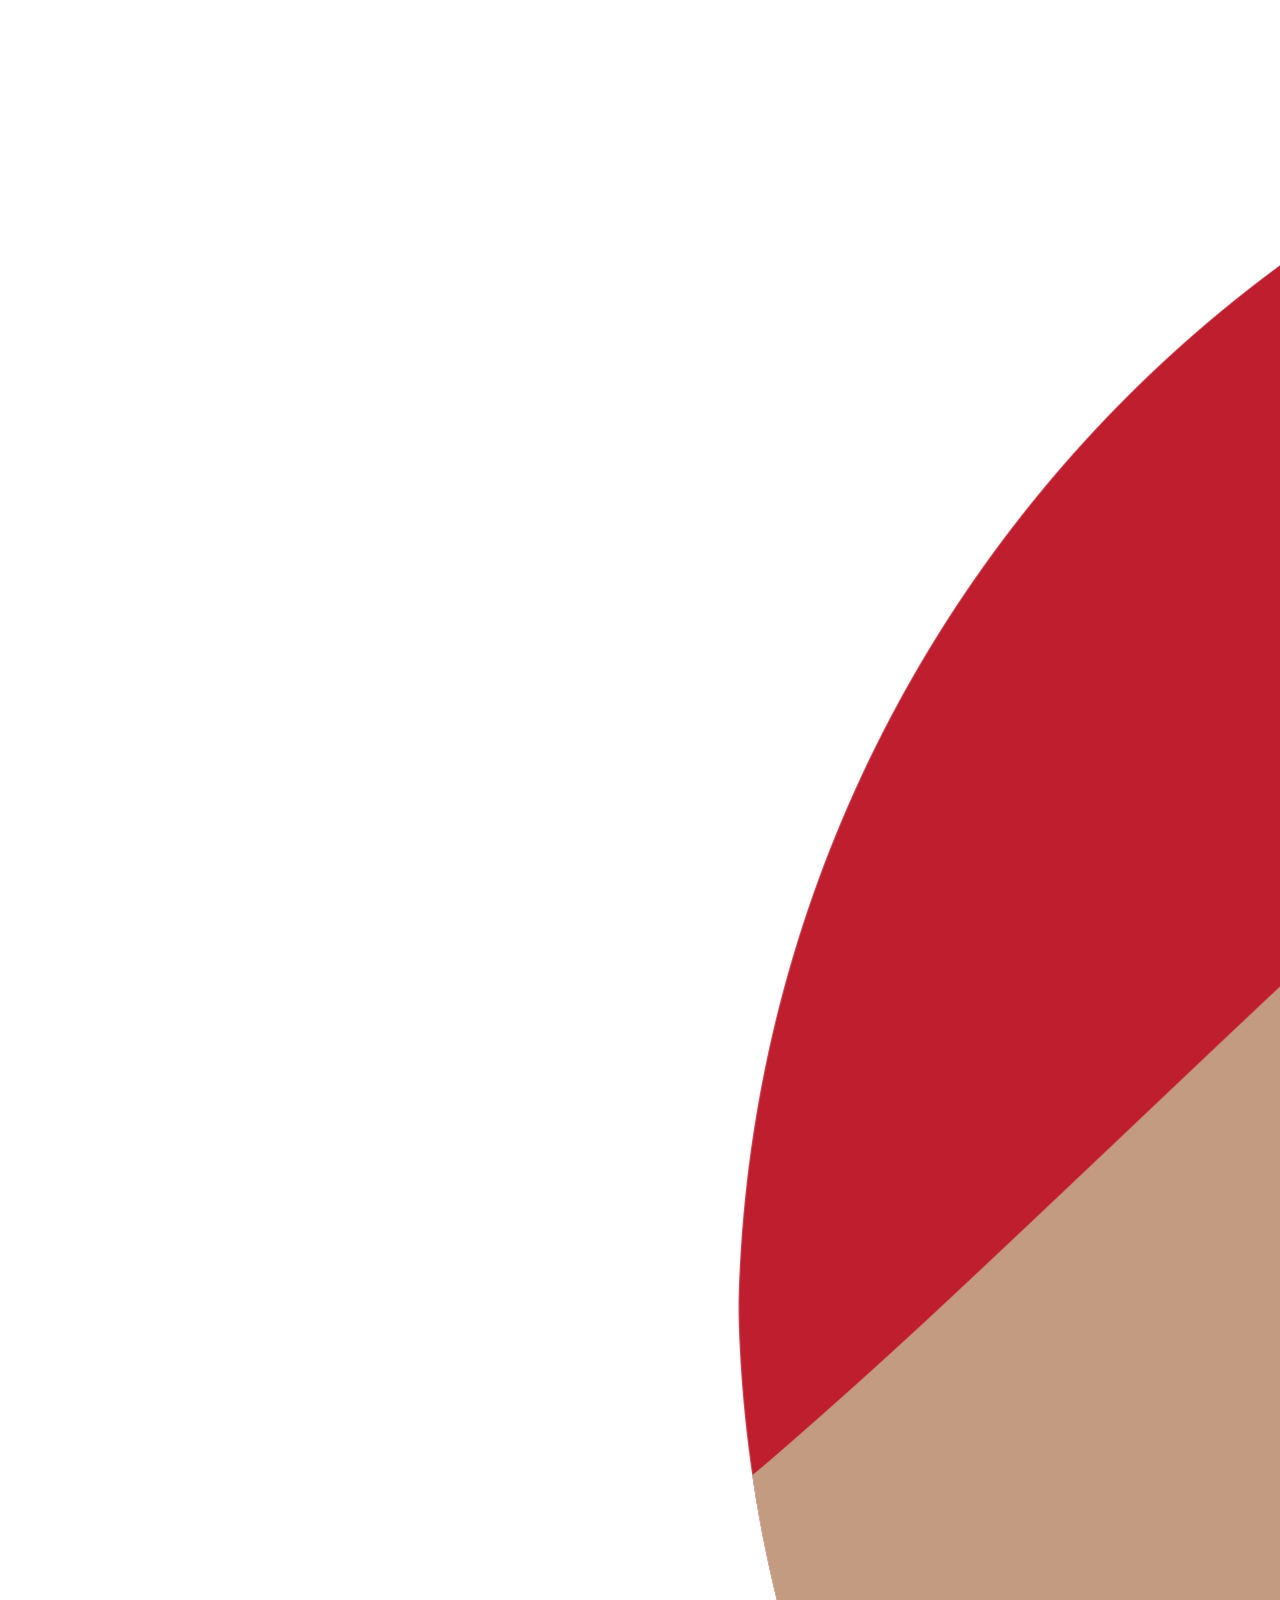
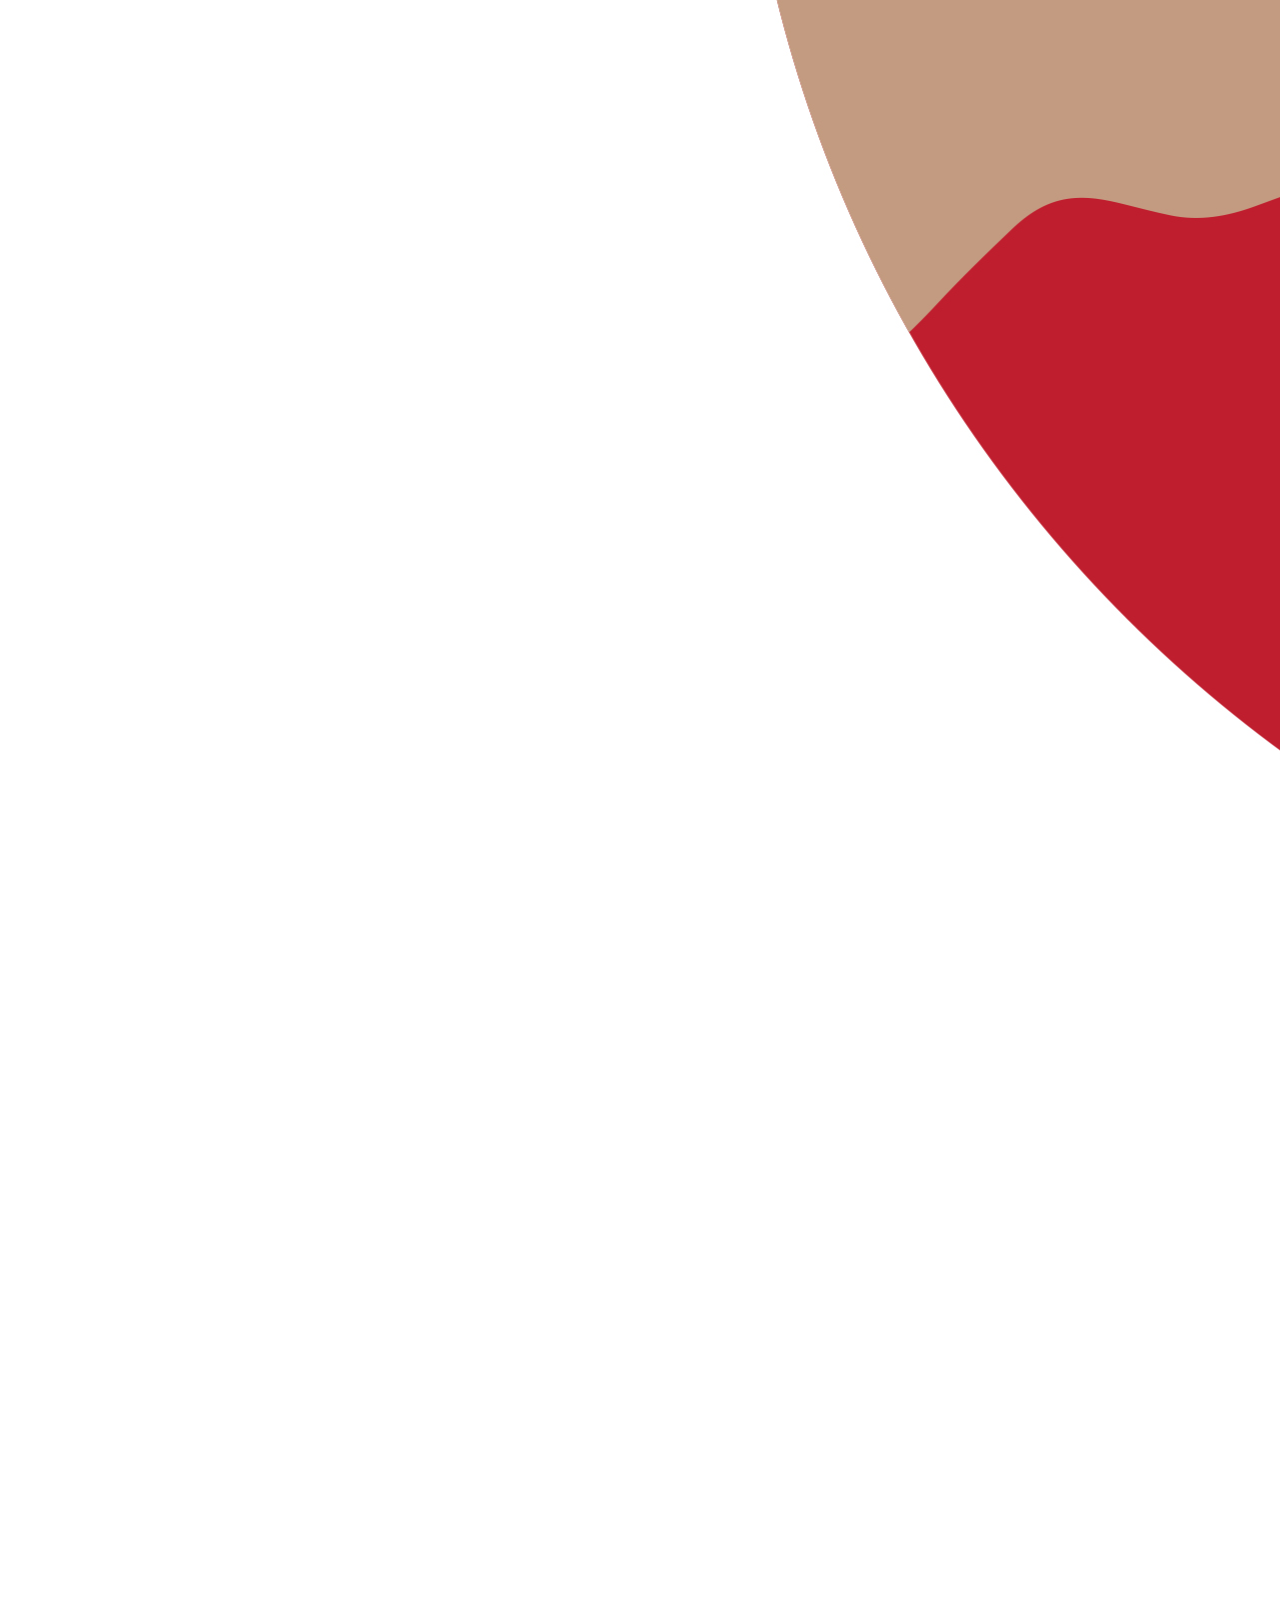
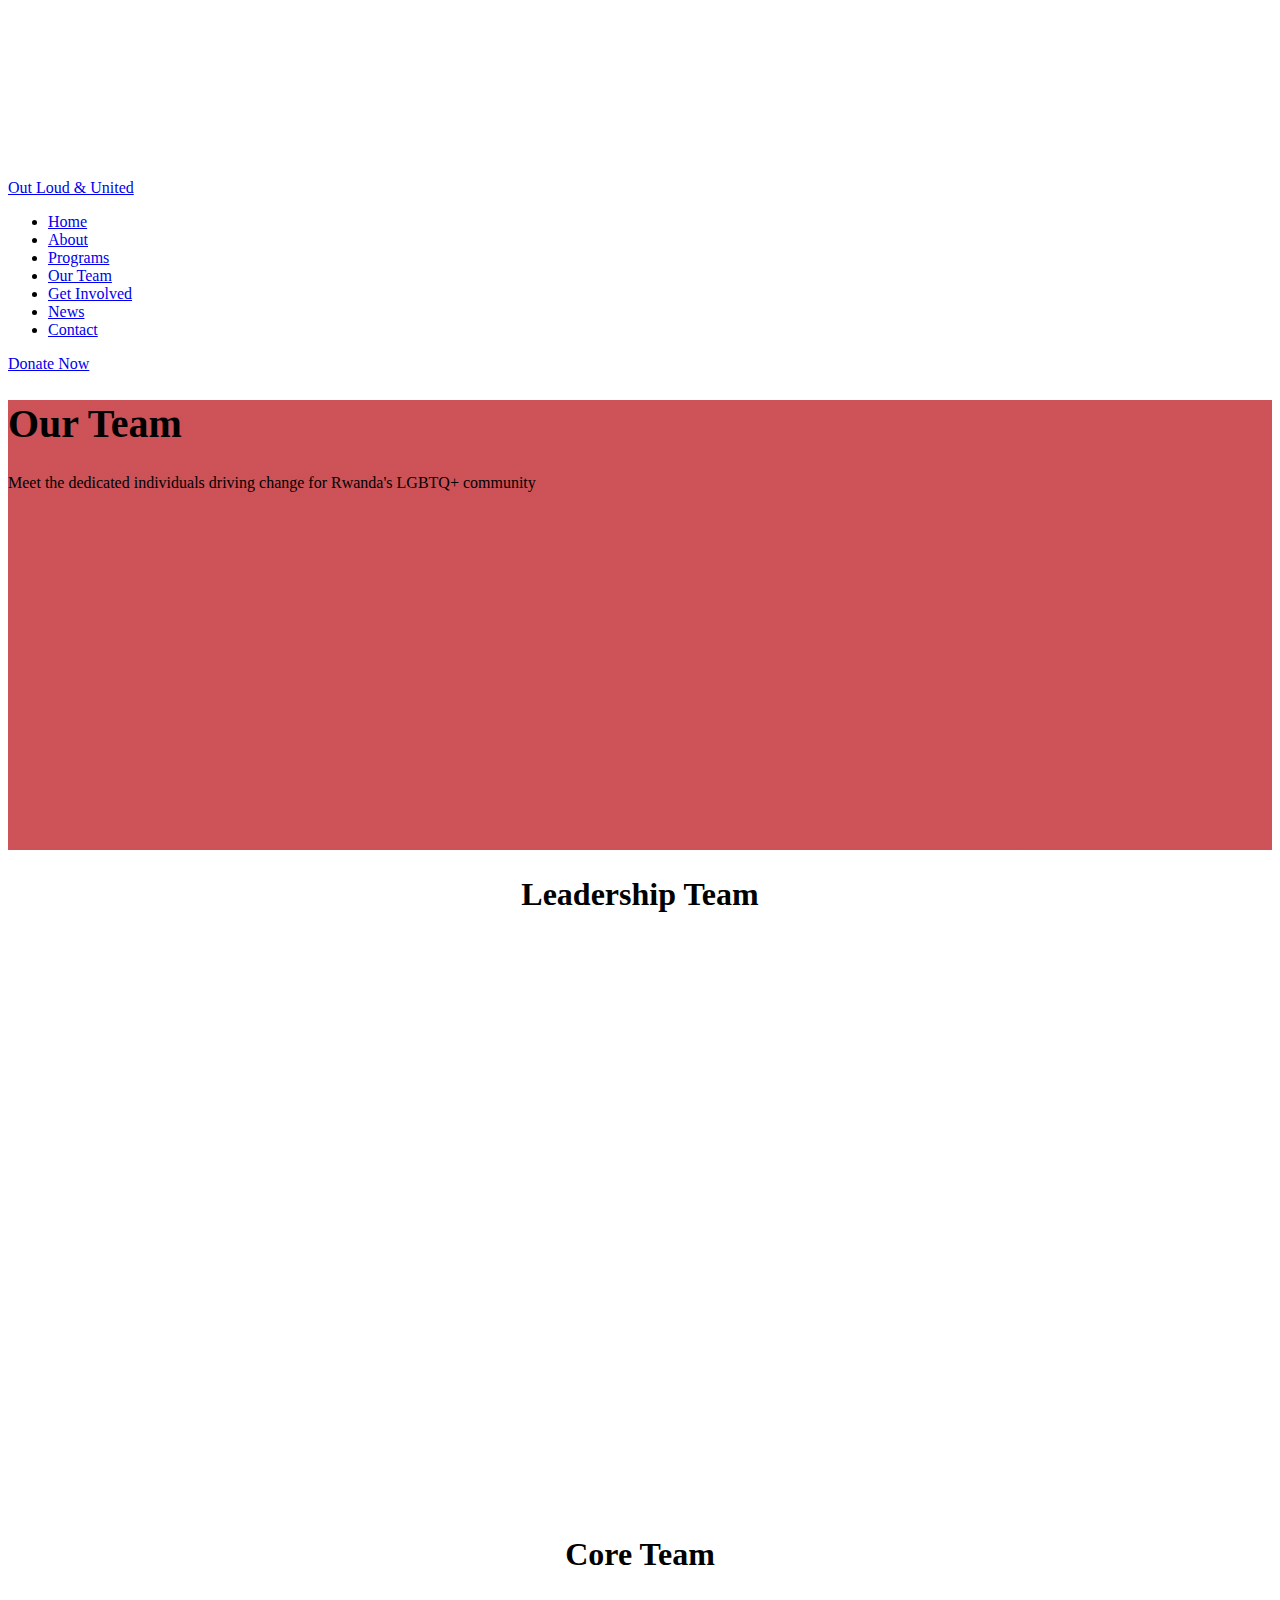
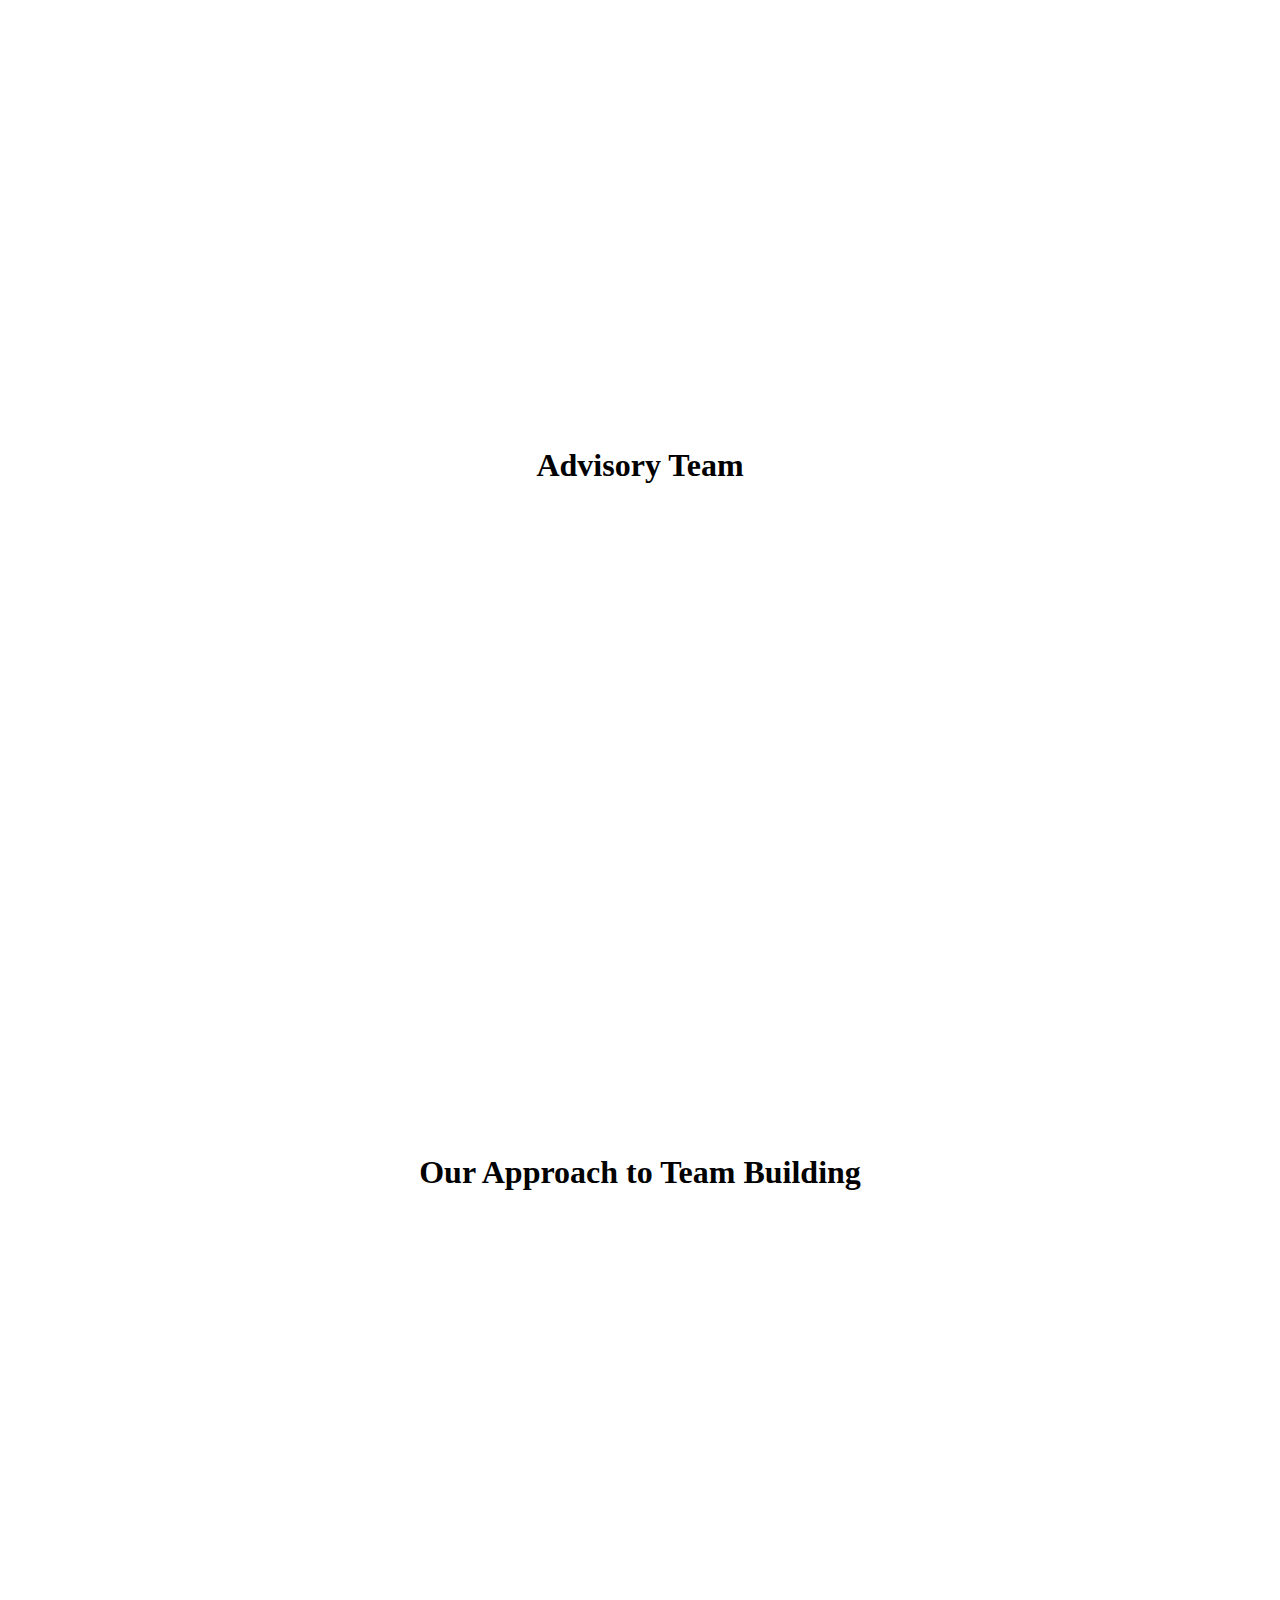
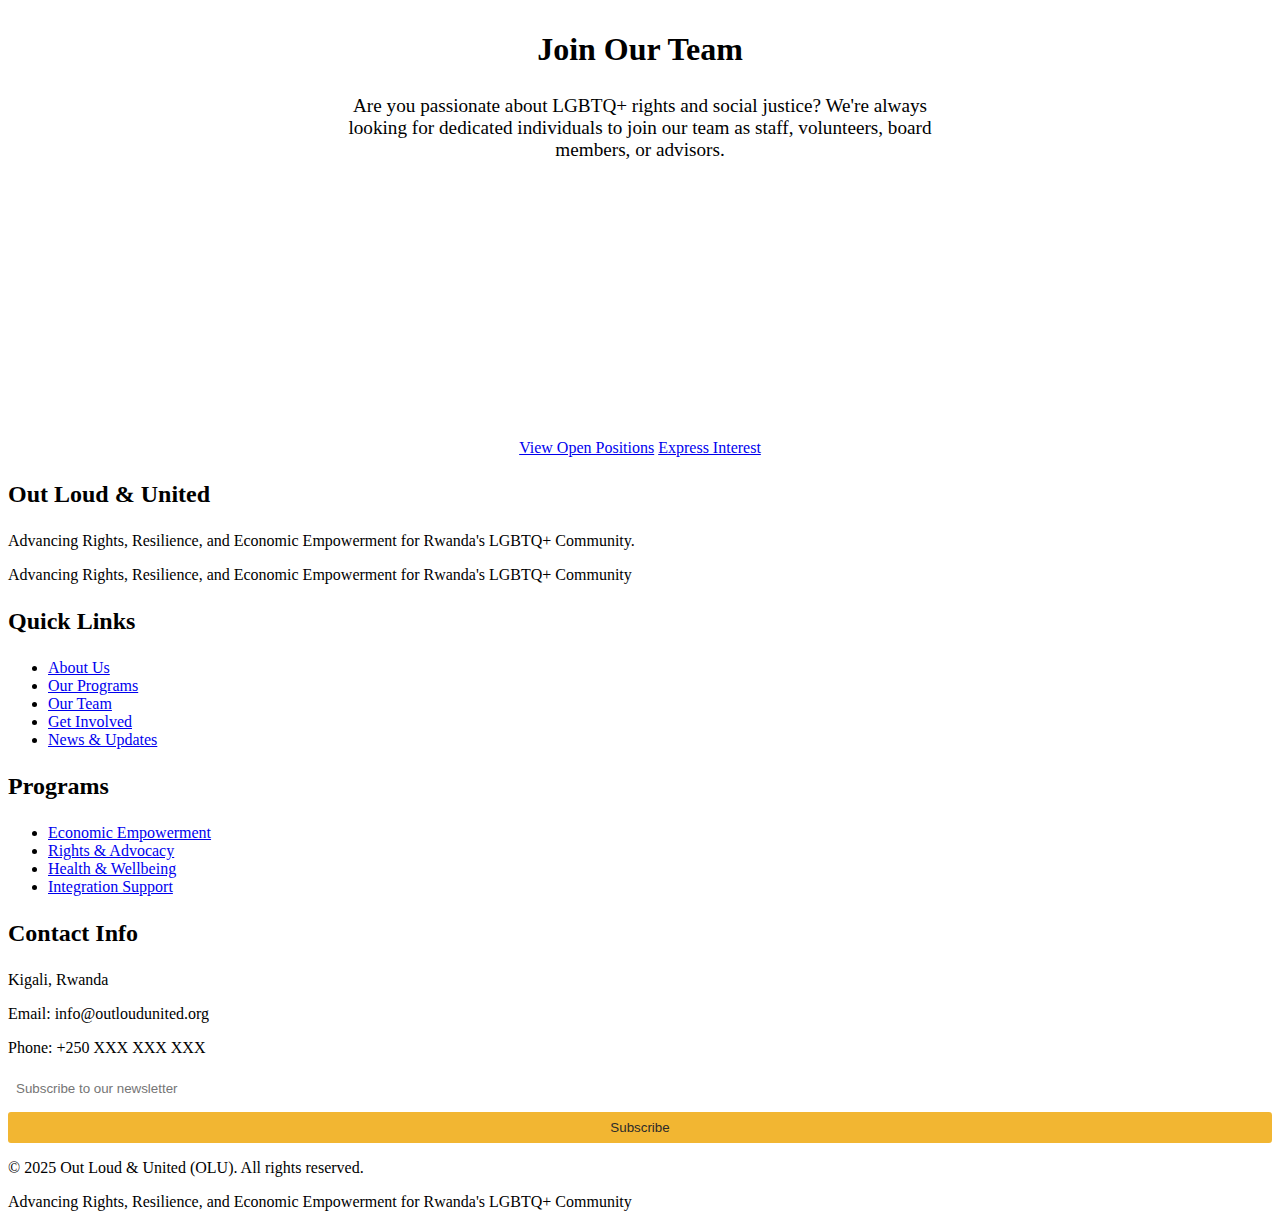
<file: team.html>
<!DOCTYPE html>
<html lang="en">
<head>
    <meta charset="UTF-8">
    <meta name="viewport" content="width=device-width, initial-scale=1.0">
    <meta name="description" content="Meet the dedicated team at Out Loud & United (OLU) - our leadership, staff, and board members working for LGBTQ+ rights in Rwanda.">
    <meta name="keywords" content="OLU team, LGBTQ+ Rwanda leadership, Out Loud United staff, advocacy team">
    <title>Our Team | Out Loud & United - Leadership & Staff</title>
    
    <!-- Fonts -->
    <link rel="preconnect" href="https://fonts.googleapis.com">
    <link rel="preconnect" href="https://fonts.gstatic.com" crossorigin>
    <link href="https://fonts.googleapis.com/css2?family=Montserrat:wght@400;500;600;700&family=Open+Sans:wght@400;500;600&display=swap" rel="stylesheet">
    
    <!-- Stylesheets -->
    <link rel="stylesheet" href="css/styles.css">
    
    <!-- Favicon -->
    <link rel="icon" type="image/x-icon" href="images/favicon.ico">
</head>
<body>
    <!-- Header -->
    <header class="header">
        <nav class="navbar">
            <a href="index.html" class="logo-container">
                <img src="images/LOGO OLU PNG.png" alt="Out Loud & United Logo" class="logo">
                <span class="logo-text">Out Loud & United</span>
            </a>
            
            <ul class="nav-menu">
                <li><a href="index.html" class="nav-link">Home</a></li>
                <li><a href="about.html" class="nav-link">About</a></li>
                <li><a href="programs.html" class="nav-link">Programs</a></li>
                <li><a href="team.html" class="nav-link">Our Team</a></li>
                <li><a href="get-involved.html" class="nav-link">Get Involved</a></li>
                <li><a href="news.html" class="nav-link">News</a></li>
                <li><a href="contact.html" class="nav-link">Contact</a></li>
            </ul>
            
            <a href="get-involved.html#donate" class="donate-btn">Donate Now</a>
            
            <div class="hamburger">
                <span></span>
                <span></span>
                <span></span>
            </div>
        </nav>
    </header>

    <!-- Page Header -->
    <section class="hero" style="min-height: 50vh; background: linear-gradient(rgba(193, 39, 45, 0.8), rgba(193, 39, 45, 0.8)), url('https://images.unsplash.com/photo-1522071820081-009f0129c71c?ixlib=rb-4.0.3&auto=format&fit=crop&w=1200&q=80');">
        <div class="hero-content">
            <h1>Our Team</h1>
            <p>Meet the dedicated individuals driving change for Rwanda's LGBTQ+ community</p>
        </div>
    </section>

    <!-- Leadership Team -->
    <section class="section">
        <div class="container">
            <h2 style="text-align: center; margin-bottom: 3rem;">Leadership Team</h2>
            <div class="grid grid-2">
                <div class="team-member">
                    <div class="team-photo">KB</div>
                    <h3 class="team-name">Kwan-Lamar Blount-Hill</h3>
                    <p class="team-title">Chairperson</p>
                    <p style="margin-bottom: 1rem;">"The first step and the birth of something that will bring change to the community."</p>
                    
                    <p>Kwan-Lamar brings visionary leadership and a deep commitment to social justice to Out Loud & United. With extensive experience in advocacy and community organizing, they guide our organization's strategic direction and ensure we remain true to our mission of advancing rights, resilience, and economic empowerment.</p>
                    
                    <p>As Chairperson, Kwan-Lamar oversees our board operations, provides strategic oversight for all programs, and represents OLU in high-level partnerships and collaborations. Their leadership is instrumental in building bridges between our community and key stakeholders across Rwanda.</p>
                </div>
                <div class="team-member">
                    <div class="team-photo">CR</div>
                    <h3 class="team-name">Christian Rutabayiro</h3>
                    <p class="team-title">Executive Director</p>
                    <p style="margin-bottom: 1rem;">"Building resilience, inclusion, and empowerment for marginalized voices in Rwanda."</p>
                    
                    <p>Christian serves as the executive leader of Out Loud & United, responsible for day-to-day operations, program implementation, and organizational development. With a strong background in nonprofit management and LGBTQ+ advocacy, Christian ensures that our work remains community-centered and impactful.</p>
                    
                    <p>As Executive Director, Christian leads our programmatic efforts, manages staff and volunteers, and works closely with the board to achieve our strategic goals. Their dedication to empowering marginalized communities drives everything we do at OLU.</p>
                    
                    <div style="margin-top: 1rem;">
                        <p><strong>Contact:</strong> christian@outloudunited.org</p>
                    </div>
                </div>
            </div>
        </div>
    </section>

    <!-- Core Team -->
    <section class="section section-alt">
        <div class="container">
            <h2 style="text-align: center; margin-bottom: 2rem;">Core Team</h2>
            <div class="grid grid-2">
                                                    
                <div class="team-member">
                    <div class="team-photo">MB</div>
                    <h4 class="team-name">Mugunga Brian</h4>
                    <p class="team-title">Program Manager</p>
                    <p>"Dedicated to creating sustainable programs that transform lives and communities."</p>
                    <p>Brian oversees the design, implementation, and evaluation of all OLU programs. With expertise in program management and community development, they ensure that our initiatives effectively address the needs of Rwanda's LGBTQ+ community.</p>
                    <p>Brian works directly with community members, partners, and stakeholders to develop innovative approaches to economic empowerment, health and wellbeing, and social integration.</p>
                </div>
                
                <div class="team-member">
                    <div class="team-photo">HD</div>
                    <h4 class="team-name">Hitimana David</h4>
                    <p class="team-title">Communications Officer</p>
                    <p>David leads our communications and outreach efforts, ensuring that OLU's message reaches diverse audiences across Rwanda and beyond. With skills in digital marketing, media relations, and community engagement, David helps amplify LGBTQ+ voices and stories.</p>
                    <p>David manages our website, social media presence, and works with media outlets to promote understanding and acceptance of LGBTQ+ individuals in Rwandan society.</p>
                </div>
            </div>
        </div>
    </section>

    <!-- Advisory Team -->
    <section class="section">
        <div class="container">
            <h2 style="text-align: center; margin-bottom: 3rem;">Advisory Team</h2>
            <div class="grid grid-3">
                <div class="team-member">
                    <div class="team-photo">AN</div>
                    <h4 class="team-name">Arnaud Ndayiseng</h4>
                    <p class="team-title">Advisor</p>
                    <p>Arnaud provides strategic guidance and expertise to support OLU's growth and impact. With extensive experience in nonprofit sector development and advocacy, Arnaud helps ensure that our work is sustainable, effective, and aligned with best practices.</p>
                    <p>As an advisor, Arnaud contributes valuable insights on organizational development, fundraising strategies, and partnership building to help OLU achieve its mission.</p>
                </div>
                
                <div class="team-member">
                    <div class="team-photo">?</div>
                    <h4 class="team-name">Legal Advisor</h4>
                    <p class="team-title">Position Open</p>
                    <p>We are seeking a qualified legal professional to join our advisory team and provide guidance on policy advocacy, legal rights issues, and regulatory compliance.</p>
                    <p>This role is crucial for supporting our rights and advocacy work, ensuring that our efforts are legally sound and strategically effective.</p>
                    <a href="get-involved.html" style="color: #C1272D; text-decoration: none; font-weight: 600;">Join Our Team →</a>
                </div>
                
                <div class="team-member">
                    <div class="team-photo">?</div>
                    <h4 class="team-name">Health Advisor</h4>
                    <p class="team-title">Position Open</p>
                    <p>We are looking for a healthcare professional with expertise in LGBTQ+ health issues to guide our health and wellbeing programs and ensure they meet community needs effectively.</p>
                    <p>This advisor would help develop culturally competent health programs and build partnerships with healthcare providers.</p>
                    <a href="get-involved.html" style="color: #C1272D; text-decoration: none; font-weight: 600;">Join Our Team →</a>
                </div>
            </div>
        </div>
    </section>

    <!-- Our Approach to Team Building -->
    <section class="section section-alt">
        <div class="container">
            <h2 style="text-align: center; margin-bottom: 3rem;">Our Approach to Team Building</h2>
            <div class="grid grid-2">
                <div class="card">
                    <h3>Community-Led Leadership</h3>
                    <p>Our team is primarily composed of LGBTQ+ individuals and allies who understand the lived experiences of our community. This ensures that our work is authentic, relevant, and responsive to real needs.</p>
                </div>
                <div class="card">
                    <h3>Diverse Expertise</h3>
                    <p>We bring together individuals with complementary skills in advocacy, program management, communications, governance, and community organizing to create a well-rounded and effective team.</p>
                </div>
                <div class="card">
                    <h3>Collaborative Culture</h3>
                    <p>We foster a culture of collaboration, mutual respect, and shared decision-making that values each team member's unique contributions and perspectives.</p>
                </div>
                <div class="card">
                    <h3>Continuous Learning</h3>
                    <p>Our team is committed to ongoing professional development, staying current with best practices in advocacy, and learning from other successful LGBTQ+ organizations worldwide.</p>
                </div>
            </div>
        </div>
    </section>

    <!-- Join Our Team -->
    <section class="section">
        <div class="container" style="text-align: center;">
            <h2>Join Our Team</h2>
            <p style="font-size: 1.2rem; margin-bottom: 2rem; max-width: 600px; margin-left: auto; margin-right: auto;">
                Are you passionate about LGBTQ+ rights and social justice? We're always looking for dedicated individuals to join our team as staff, volunteers, board members, or advisors.
            </p>
            
            <div class="grid grid-3" style="max-width: 800px; margin: 0 auto 2rem;">
                <div class="card">
                    <h4>Staff Positions</h4>
                    <p>Full-time and part-time opportunities in program management, communications, and administration</p>
                </div>
                <div class="card">
                    <h4>Volunteer Opportunities</h4>
                    <p>Flexible volunteer roles in events, advocacy, communications, and community outreach</p>
                </div>
                <div class="card">
                    <h4>Board & Advisory Roles</h4>
                    <p>Leadership positions for experienced professionals in governance, legal, health, and other specialties</p>
                </div>
            </div>
            
            <div class="cta-buttons">
                <a href="get-involved.html" class="btn btn-primary">View Open Positions</a>
                <a href="contact.html" class="btn btn-secondary">Express Interest</a>
            </div>
        </div>
    </section>

    <!-- Footer -->
    <footer class="footer">
        <div class="container">
            <div class="footer-content">
                <div>
                    <h3>Out Loud & United</h3>
                    <p>Advancing Rights, Resilience, and Economic Empowerment for Rwanda's LGBTQ+ Community.</p>
                    <p class="tagline">Advancing Rights, Resilience, and Economic Empowerment for Rwanda's LGBTQ+ Community</p>
                </div>
                
                <div>
                    <h3>Quick Links</h3>
                    <ul class="footer-links">
                        <li><a href="about.html">About Us</a></li>
                        <li><a href="programs.html">Our Programs</a></li>
                        <li><a href="team.html">Our Team</a></li>
                        <li><a href="get-involved.html">Get Involved</a></li>
                        <li><a href="news.html">News & Updates</a></li>
                    </ul>
                </div>
                
                <div>
                    <h3>Programs</h3>
                    <ul class="footer-links">
                        <li><a href="programs.html#economic">Economic Empowerment</a></li>
                        <li><a href="programs.html#rights">Rights & Advocacy</a></li>
                        <li><a href="programs.html#health">Health & Wellbeing</a></li>
                        <li><a href="programs.html#integration">Integration Support</a></li>
                    </ul>
                </div>
                
                <div>
                    <h3>Contact Info</h3>
                    <p>Kigali, Rwanda</p>
                    <p>Email: info@outloudunited.org</p>
                    <p>Phone: +250 XXX XXX XXX</p>
                    
                    <!-- Newsletter Signup -->
                    <form id="newsletter-form" style="margin-top: 1rem;">
                        <input type="email" placeholder="Subscribe to our newsletter" style="width: 100%; padding: 0.5rem; margin-bottom: 0.5rem; border: none; border-radius: 3px;">
                        <button type="submit" style="width: 100%; padding: 0.5rem; background: #F2B632; color: #2B2B2B; border: none; border-radius: 3px; cursor: pointer;">Subscribe</button>
                    </form>
                </div>
            </div>
            
            <div class="footer-bottom">
                <p>&copy; 2025 Out Loud & United (OLU). All rights reserved.</p>
                <p class="tagline">Advancing Rights, Resilience, and Economic Empowerment for Rwanda's LGBTQ+ Community</p>
            </div>
        </div>
    </footer>

    <!-- Scripts -->
    <script src="js/script.js"></script>
</body>
</html>
</file>
<file: css/styles.css>
/* Out Loud & United (OLU) Website Styles */
/* Color Palette: Deep Red #C1272D, Gold #F2B632, Beige #F8F5F1, Charcoal #2B2B2B, Teal #007F8C */

* {
    margin: 0;
    padding: 0;
    box-sizing: border-box;
}

body {
    font-family: 'Open Sans', Arial, sans-serif;
    line-height: 1.6;
    color: #2B2B2B;
    background-color: #FFFFFF;
}

/* Typography */
h1, h2, h3, h4, h5, h6 {
    font-family: 'Montserrat', sans-serif;
    color: #C1272D;
    margin-bottom: 1rem;
}

h1 { font-size: 2.5rem; }
h2 { font-size: 2rem; }
h3 { font-size: 1.5rem; }

/* Header */
.header {
    background-color: #FFFFFF;
    box-shadow: 0 2px 5px rgba(0,0,0,0.1);
    position: fixed;
    width: 100%;
    top: 0;
    z-index: 1000;
}

.navbar {
    display: flex;
    justify-content: space-between;
    align-items: center;
    max-width: 1200px;
    margin: 0 auto;
    padding: 1rem 2rem;
}

.logo-container {
    display: flex;
    align-items: center;
    gap: 0.5rem;
    text-decoration: none;
}

.logo {
    height: 60px;
    width: auto;
}

.logo-text {
    font-family: 'Montserrat', sans-serif;
    color: #C1272D;
    margin: 0;
    display: flex;
    flex-direction: column;
    justify-content: center;
    line-height: 1;
}

.logo-line-1 {
    font-size: 1.4rem;
    font-weight: 700;
    letter-spacing: 0.05em;
}

.logo-line-2 {
    font-size: 1.2rem;
    font-weight: 500;
    text-align: center;
    margin: -0.1rem 0;
}

.logo-line-3 {
    font-size: 1.4rem;
    font-weight: 700;
    letter-spacing: 0.05em;
}

.logo-text:hover {
    color: #C1272D;
}

.nav-menu {
    display: flex;
    list-style: none;
    gap: 2rem;
}

.nav-link {
    text-decoration: none;
    color: #2B2B2B;
    font-weight: 500;
    transition: color 0.3s;
}

.nav-link:hover {
    color: #C1272D;
}

.donate-btn {
    background-color: #F2B632;
    color: #2B2B2B;
    padding: 0.75rem 1.5rem;
    border: none;
    border-radius: 25px;
    text-decoration: none;
    font-weight: 600;
    transition: all 0.3s;
}

.donate-btn:hover {
    background-color: #C1272D;
    color: #FFFFFF;
    transform: translateY(-2px);
}

/* Mobile Menu */
.hamburger {
    display: none;
    flex-direction: column;
    cursor: pointer;
}

.hamburger span {
    width: 25px;
    height: 3px;
    background: #2B2B2B;
    margin: 3px 0;
    transition: 0.3s;
}

/* Hero Section */
.hero {
    background: linear-gradient(rgba(193, 39, 45, 0.7), rgba(193, 39, 45, 0.7)), url('https://images.unsplash.com/photo-1529156069898-49953e39b3ac?ixlib=rb-4.0.3&auto=format&fit=crop&w=1200&q=80');
    background-size: cover;
    background-position: center;
    min-height: 100vh;
    display: flex;
    align-items: center;
    justify-content: center;
    text-align: center;
    color: #FFFFFF;
    margin-top: 80px;
}

.hero-content {
    max-width: 800px;
    padding: 2rem;
}

.hero h1 {
    color: #FFFFFF;
    font-size: 3rem;
    margin-bottom: 1rem;
}

.hero p {
    font-size: 1.2rem;
    margin-bottom: 2rem;
    line-height: 1.8;
}

.cta-buttons {
    display: flex;
    gap: 1rem;
    justify-content: center;
    flex-wrap: wrap;
}

.btn {
    padding: 1rem 2rem;
    border: none;
    border-radius: 30px;
    text-decoration: none;
    font-weight: 600;
    font-size: 1.1rem;
    transition: all 0.3s;
    cursor: pointer;
    display: inline-block;
}

.btn-primary {
    background-color: #F2B632;
    color: #2B2B2B;
}

.btn-secondary {
    background-color: transparent;
    color: #FFFFFF;
    border: 2px solid #FFFFFF;
}

.btn:hover {
    transform: translateY(-3px);
    box-shadow: 0 5px 15px rgba(0,0,0,0.3);
}

/* Sections */
.section {
    padding: 5rem 0;
}

.container {
    max-width: 1200px;
    margin: 0 auto;
    padding: 0 2rem;
}

.section-alt {
    background-color: #F8F5F1;
}

/* Grid Layout */
.grid {
    display: grid;
    gap: 2rem;
}

.grid-2 { grid-template-columns: repeat(auto-fit, minmax(300px, 1fr)); }
.grid-3 { grid-template-columns: repeat(auto-fit, minmax(250px, 1fr)); }
.grid-4 { grid-template-columns: repeat(auto-fit, minmax(200px, 1fr)); }

/* Cards */
.card {
    background: #FFFFFF;
    padding: 2rem;
    border-radius: 10px;
    box-shadow: 0 5px 15px rgba(0,0,0,0.1);
    transition: transform 0.3s;
}

.card:hover {
    transform: translateY(-5px);
}

.card-icon {
    width: 60px;
    height: 60px;
    background-color: #F2B632;
    border-radius: 50%;
    display: flex;
    align-items: center;
    justify-content: center;
    margin-bottom: 1rem;
    font-size: 1.5rem;
    color: #2B2B2B;
}

/* Team Section */
.team-member {
    text-align: center;
    background: #FFFFFF;
    padding: 2rem;
    border-radius: 10px;
    box-shadow: 0 5px 15px rgba(0,0,0,0.1);
}

.team-photo {
    width: 150px;
    height: 150px;
    border-radius: 50%;
    margin: 0 auto 1rem;
    background: #F8F5F1;
    display: flex;
    align-items: center;
    justify-content: center;
    font-size: 3rem;
    color: #C1272D;
}

.team-name {
    color: #C1272D;
    margin-bottom: 0.5rem;
}

.team-title {
    color: #007F8C;
    margin-bottom: 1rem;
    font-weight: 600;
}

/* Forms */
.form-group {
    margin-bottom: 1.5rem;
}

.form-label {
    display: block;
    margin-bottom: 0.5rem;
    font-weight: 600;
    color: #2B2B2B;
}

.form-input, .form-textarea {
    width: 100%;
    padding: 1rem;
    border: 2px solid #F8F5F1;
    border-radius: 5px;
    font-size: 1rem;
    transition: border-color 0.3s;
}

.form-input:focus, .form-textarea:focus {
    outline: none;
    border-color: #C1272D;
}

.form-textarea {
    height: 120px;
    resize: vertical;
}

/* Footer */
.footer {
    background-color: #2B2B2B;
    color: #FFFFFF;
    padding: 3rem 0 1rem;
}

.footer-content {
    display: grid;
    grid-template-columns: repeat(auto-fit, minmax(250px, 1fr));
    gap: 2rem;
    margin-bottom: 2rem;
}

.footer h3 {
    color: #F2B632;
    margin-bottom: 1rem;
}

.footer-links {
    list-style: none;
}

.footer-links li {
    margin-bottom: 0.5rem;
}

.footer-links a {
    color: #FFFFFF;
    text-decoration: none;
    transition: color 0.3s;
}

.footer-links a:hover {
    color: #F2B632;
}

.footer-bottom {
    text-align: center;
    padding-top: 2rem;
    border-top: 1px solid #007F8C;
    color: #F8F5F1;
}

.tagline {
    font-style: italic;
    color: #F2B632;
    margin-top: 0.5rem;
}

/* Responsive Design */
@media (max-width: 768px) {
    .hamburger {
        display: flex;
    }
    
    .logo-container {
        gap: 0.4rem;
    }
    
    .logo-text {
        font-size: 1.2rem;
    }
    
    .nav-menu {
        position: fixed;
        left: -100%;
        top: 80px;
        flex-direction: column;
        background-color: #FFFFFF;
        width: 100%;
        text-align: center;
        transition: 0.3s;
        box-shadow: 0 10px 27px rgba(0,0,0,0.05);
        padding: 2rem 0;
    }
    
    .nav-menu.active {
        left: 0;
    }
    
    .hero h1 {
        font-size: 2rem;
    }
    
    .hero p {
        font-size: 1rem;
    }
    
    .cta-buttons {
        flex-direction: column;
        align-items: center;
    }
    
    .btn {
        width: 80%;
        max-width: 300px;
    }
    
    .container {
        padding: 0 1rem;
    }
    
    .grid-4 {
        grid-template-columns: 1fr;
    }
}

@media (max-width: 480px) {
    .hero h1 {
        font-size: 1.8rem;
    }
    
    .section {
        padding: 3rem 0;
    }
    
    .card {
        padding: 1.5rem;
    }
}

/* --- NEW BRANDING STYLES (Based on Business Card) --- */

.logo {
    display: flex;
    align-items: center;
    gap: 10px; /* Space between icon and text block */
}

.logo-name {
    color: #C1272D; /* A strong red from the branding */
    font-size: 1.3rem;
    font-family: 'Montserrat', sans-serif;
    font-weight: 700;
    line-height: 1.2;
    display: block;
    white-space: nowrap; /* Prevent breaking the main name */
    text-transform: uppercase;
}

.logo-tagline {
    color: #4A4A4A; /* Dark gray for the secondary text */
    font-size: 0.75rem;
    font-family: 'Open Sans', sans-serif;
    font-style: italic;
    font-weight: 500;
    margin-top: 2px;
    display: block;
}
</file>
